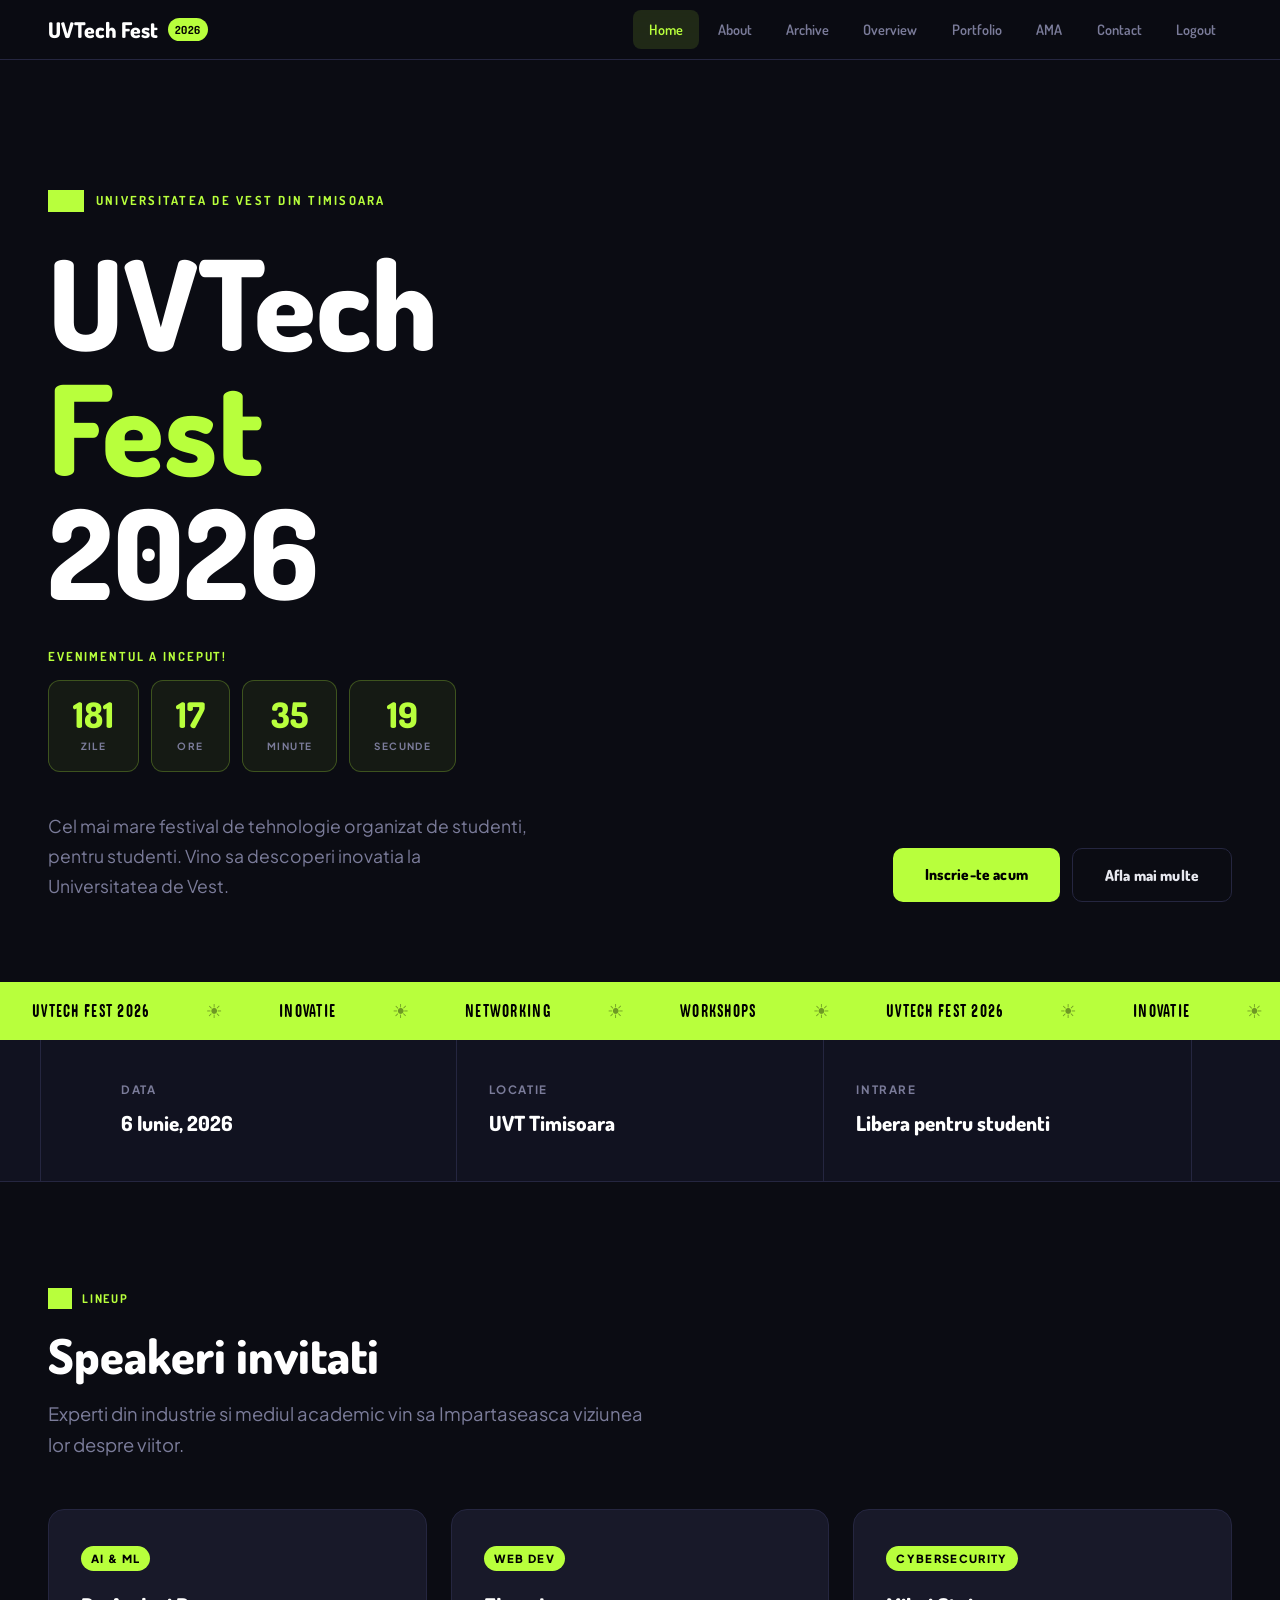
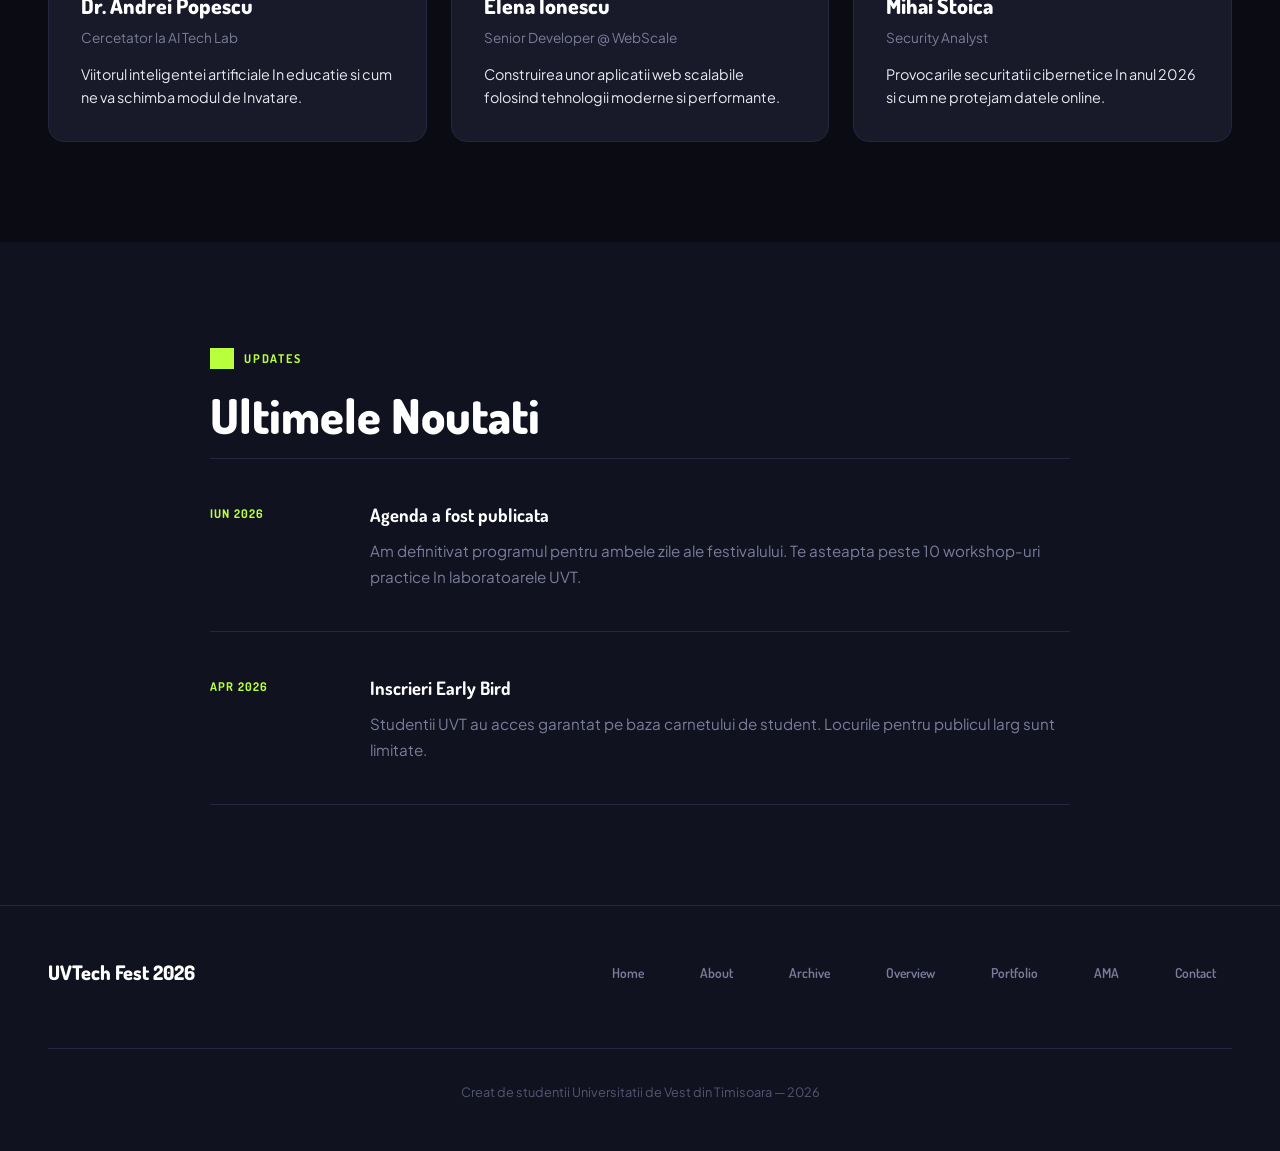
<file: index.html>
<!DOCTYPE html>
<html lang="ro">
<head>
  <meta charset="UTF-8">
  <meta name="viewport" content="width=device-width, initial-scale=1.0">
  <meta name="description" content="landing page for UVTech">
  <title>UVTech Fest 2026 — Universitatea de Vest din Timisoara</title>
  <link rel="stylesheet" href="styles/styles2.css">
</head>
<body>

  <a href="#main-content" class="skip-link">Sari la continut</a>

  <header>
    <a href="index.html" class="site-brand">
      <span class="brand-name">UVTech Fest</span>
      <span class="brand-year">2026</span>
    </a>
    <button class="nav-toggle" aria-label="Deschide meniu" aria-expanded="false" aria-controls="main-nav">
      <span class="nav-toggle-bar"></span>
      <span class="nav-toggle-bar"></span>
      <span class="nav-toggle-bar"></span>
    </button>
    <nav id="main-nav">
      <ul>
        <li><a href="index.html" aria-current="page">Home</a></li>
        <li><a href="about.html">About</a></li>
        <li><a href="archive.html">Archive</a></li>
        <li><a href="overview.html">Overview</a></li>
        <li><a href="portfolio.html">Portfolio</a></li>
        <li><a href="chatbot.html">AMA</a></li>
        <li><a href="contact.html">Contact</a></li>
        <li><a href="auth.html" class="nav-logout">Logout</a></li>
      </ul>
    </nav>
  </header>

  <main id="main-content">

    <section class="hero">
      <div class="hero-inner">
        <p class="hero-eyebrow">Universitatea de Vest din Timisoara</p>
        <h1 class="hero-title">
          UVTech<br><span class="accent">Fest</span><br>2026
        </h1>
        
        <div class="countdown" id="countdown" role="timer" aria-label="Timp ramas pana la UVTech Fest 2026">
          <div class="countdown-item">
            <span class="countdown-num" id="cd-days">--</span>
            <span class="countdown-label" aria-hidden="true">Zile</span>
          </div>
          <div class="countdown-item">
            <span class="countdown-num" id="cd-hours">--</span>
            <span class="countdown-label" aria-hidden="true">Ore</span>
          </div>
          <div class="countdown-item">
            <span class="countdown-num" id="cd-mins">--</span>
            <span class="countdown-label" aria-hidden="true">Minute</span>
          </div>
          <div class="countdown-item">
            <span class="countdown-num" id="cd-secs">--</span>
            <span class="countdown-label" aria-hidden="true">Secunde</span>
          </div>
        </div>

        <div class="hero-bottom">
          <div class="hero-description">
            <p>Cel mai mare festival de tehnologie organizat de studenti, pentru studenti. Vino sa descoperi inovatia la Universitatea de Vest.</p>
          </div>
          <div class="hero-cta">
            <a href="contact.html" class="btn btn-primary">Inscrie-te acum</a>
            <a href="about.html" class="btn btn-outline">Afla mai multe</a>
          </div>
        </div>
      </div>
    </section>

    <div class="animation-bar">
      <div class="animation-track">
        <span class="animation-item">UVTech Fest 2026 </span>
        <span class="animation-dot">&#9728;</span>
        <span class="animation-item">Inovatie </span>
        <span class="animation-dot">&#9728;</span>
        <span class="animation-item">Networking </span>
        <span class="animation-dot">&#9728;</span>
        <span class="animation-item">Workshops </span>
        <span class="animation-dot">&#9728;</span>
        <span class="animation-item">UVTech Fest 2026 </span>
        <span class="animation-dot">&#9728;</span>
        <span class="animation-item">Inovatie </span>
        <span class="animation-dot">&#9728;</span>
        <span class="animation-item">Networking </span>
        <span class="animation-dot">&#9728;</span>
        <span class="animation-item">Workshops </span>
        
        <span class="animation-dot">&#9728;</span>
        <span class="animation-item">Inovatie </span>
        <span class="animation-dot">&#9728;</span>
        <span class="animation-item">Networking </span>
        <span class="animation-dot">&#9728;</span>
        <span class="animation-item">Workshops </span>
        <span class="animation-dot">&#9728;</span>
        <span class="animation-item">UVTech Fest 2026 </span>
        <span class="animation-dot">&#9728;</span>
        <span class="animation-item">Inovatie </span>
        <span class="animation-dot">&#9728;</span>
        <span class="animation-item">Networking </span>
        <span class="animation-dot">&#9728;</span>
        <span class="animation-item">Workshops </span>
        
        <span class="animation-dot">&#9728;</span>
        <span class="animation-item">Inovatie </span>
        <span class="animation-dot">&#9728;</span>
        <span class="animation-item">Networking </span>
        <span class="animation-dot">&#9728;</span>
        <span class="animation-item">Workshops </span>
        <span class="animation-dot">&#9728;</span>
        <span class="animation-item">UVTech Fest 2026 </span>
        <span class="animation-dot">&#9728;</span>
        <span class="animation-item">Inovatie </span>
        <span class="animation-dot">&#9728;</span>
        <span class="animation-item">Networking </span>
        <span class="animation-dot">&#9728;</span>
        <span class="animation-item">Workshops </span>
      </div>
    </div>

    <section class="meta-strip">
      <div class="meta-strip-inner">
        <div class="meta-item">
          <span class="meta-label">Data</span>
          <span class="meta-value">6 Iunie, 2026</span>
        </div>
        <div class="meta-item">
          <span class="meta-label">Locatie</span>
          <span class="meta-value">UVT Timisoara</span>
        </div>
        <div class="meta-item">
          <span class="meta-label">Intrare</span>
          <span class="meta-value">Libera pentru studenti</span>
        </div>
      </div>
    </section>

    <section class="section">
      <div class="section-inner">
        <p class="eyebrow">Lineup</p>
        <h2>Speakeri invitati</h2>
        <p class="section-lead">Experti din industrie si mediul academic vin sa Impartaseasca viziunea lor despre viitor.</p>

        <ul class="speaker-grid">
          <li class="speaker-card">
            <span class="speaker-track">AI & ML</span>
            <h3 class="speaker-name">Dr. Andrei Popescu</h3>
            <p class="speaker-role">Cercetator la AI Tech Lab</p>
            <p class="speaker-topic">Viitorul inteligentei artificiale In educatie si cum ne va schimba modul de Invatare.</p>
          </li>
          <li class="speaker-card">
            <span class="speaker-track">Web Dev</span>
            <h3 class="speaker-name">Elena Ionescu</h3>
            <p class="speaker-role">Senior Developer @ WebScale</p>
            <p class="speaker-topic">Construirea unor aplicatii web scalabile folosind tehnologii moderne si performante.</p>
          </li>
          <li class="speaker-card">
            <span class="speaker-track">Cybersecurity</span>
            <h3 class="speaker-name">Mihai Stoica</h3>
            <p class="speaker-role">Security Analyst</p>
            <p class="speaker-topic">Provocarile securitatii cibernetice In anul 2026 si cum ne protejam datele online.</p>
          </li>
        </ul>
      </div>
    </section>

    <section class="section section--alt">
      <div class="section-inner--narrow">
        <p class="eyebrow">Updates</p>
        <h2>Ultimele Noutati</h2>
        
        <ul class="updates-list">
          <li class="update-item">
            <span class="update-date">Iun 2026</span>
            <div class="update-body">
              <h3>Agenda a fost publicata</h3>
              <p>Am definitivat programul pentru ambele zile ale festivalului. Te asteapta peste 10 workshop-uri practice In laboratoarele UVT.</p>
            </div>
          </li>
          <li class="update-item">
            <span class="update-date">Apr 2026</span>
            <div class="update-body">
              <h3>Inscrieri Early Bird</h3>
              <p>Studentii UVT au acces garantat pe baza carnetului de student. Locurile pentru publicul larg sunt limitate.</p>
            </div>
          </li>
        </ul>
      </div>
    </section>

  </main>

<footer>
    <div class="footer-inner">
      <span class="footer-brand">UVTech Fest 2026</span>
      <nav class="footer-links">
        <a href="index.html">Home</a>
        <a href="about.html">About</a>
        <a href="archive.html">Archive</a>
        <a href="overview.html">Overview</a>
        <a href="portfolio.html">Portfolio</a>
        <a href="chatbot.html">AMA</a>
        <a href="contact.html">Contact</a>
      </nav>
      <p class="footer-copy">
        Creat de studentii Universitatii de Vest din Timisoara — 2026
      </p>
    </div>
  </footer>

  <script src="scripts/countdown.js"></script>
  <script src="scripts/nav.js"></script>
</body>
</html>
</file>
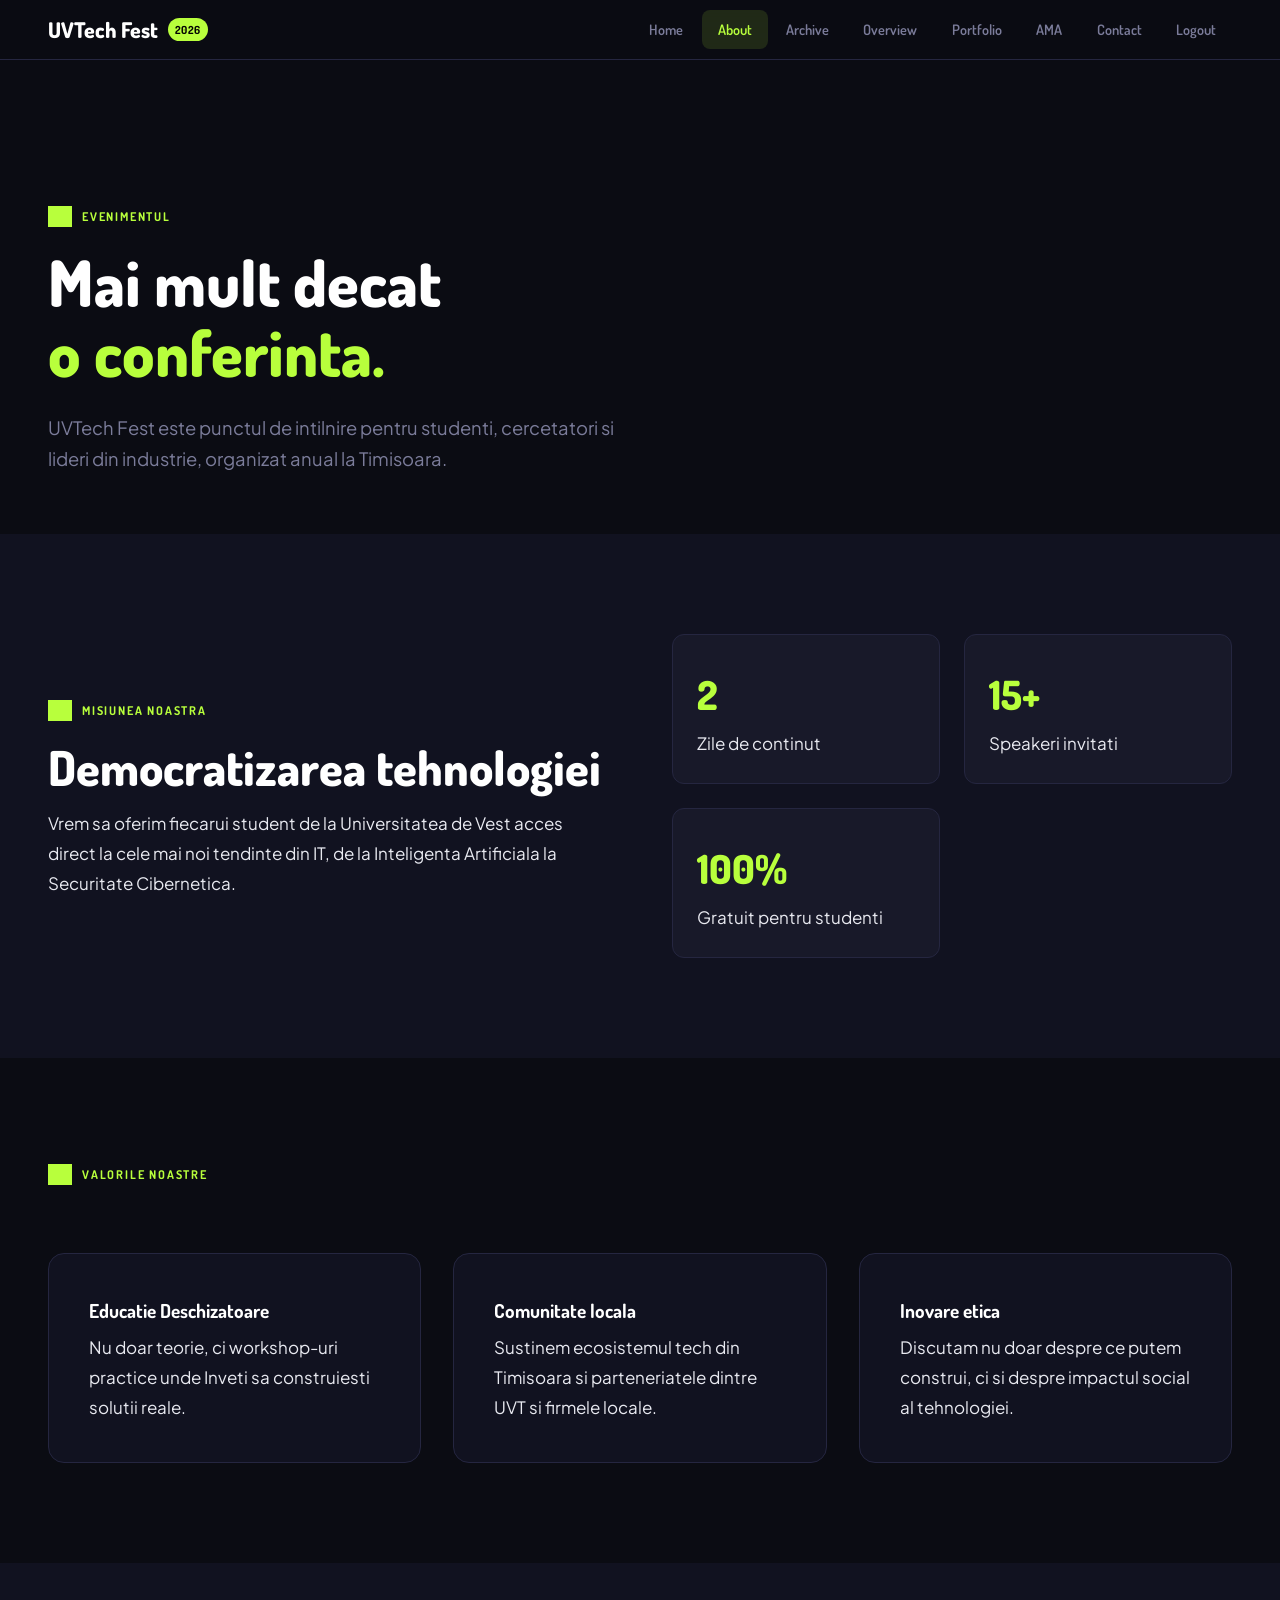
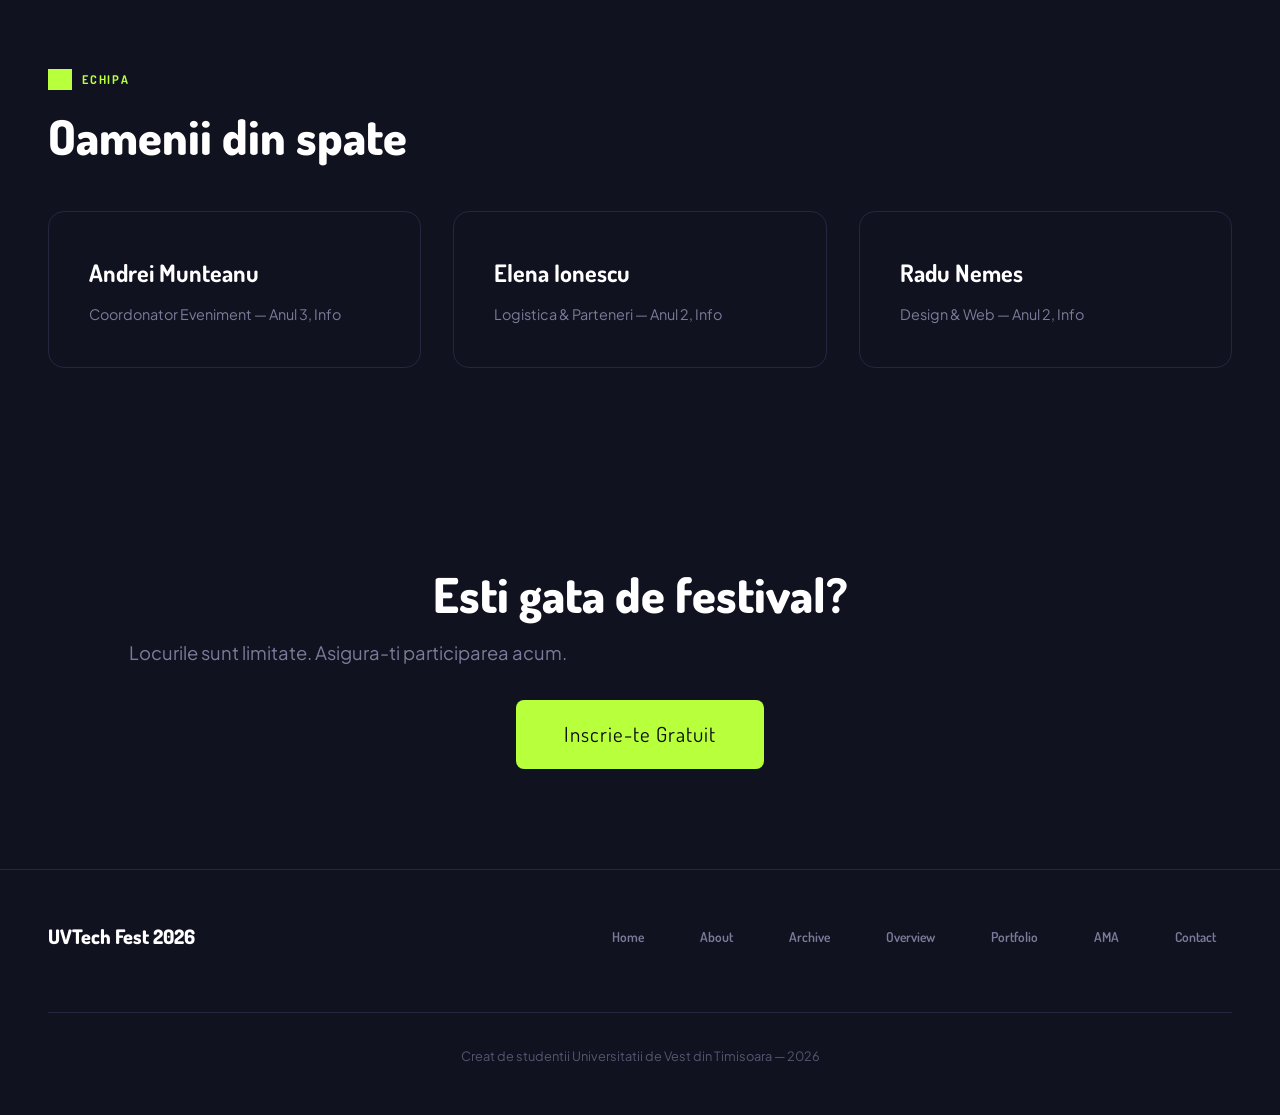
<file: about.html>
<!DOCTYPE html>
<html lang="ro">
<head>
  <meta charset="UTF-8">
  <meta name="viewport" content="width=device-width, initial-scale=1.0">
  <title>Despre — UVTech Fest 2026</title>
  <link rel="stylesheet" href="styles/styles2.css">
</head>
<body>

  <a href="#main-content" class="skip-link">Sari la continut</a>

  <header>
    <a href="index.html" class="site-brand">
      <span class="brand-name">UVTech Fest</span>
      <span class="brand-year">2026</span>
    </a>
    <button class="nav-toggle" aria-label="Deschide meniu" aria-expanded="false" aria-controls="main-nav">
      <span class="nav-toggle-bar"></span>
      <span class="nav-toggle-bar"></span>
      <span class="nav-toggle-bar"></span>
    </button>
    <nav id="main-nav">
      <ul>
        <li><a href="index.html">Home</a></li>
        <li><a href="about.html" aria-current="page">About</a></li>
        <li><a href="archive.html">Archive</a></li>
        <li><a href="overview.html">Overview</a></li>
        <li><a href="portfolio.html">Portfolio</a></li>
        <li><a href="chatbot.html">AMA</a></li>
        <li><a href="contact.html">Contact</a></li>
        <li><a href="auth.html" class="nav-logout">Logout</a></li>
      </ul>
    </nav>
  </header>

  <main id="main-content">

    <section class="section" style="padding-top: 140px; padding-bottom: 60px;">
      <div class="section-inner">
        <p class="eyebrow">Evenimentul</p>
        <h1 class="page-hero-title" style="margin-bottom: 1.5rem; line-height: 1.1;">Mai mult decat<br><span style="color: #b8ff3c;">o conferinta.</span></h1>
        <p class="section-lead">UVTech Fest este punctul de intilnire pentru studenti, cercetatori si lideri din industrie, organizat anual la Timisoara.</p>
      </div>
    </section>

    <section class="section section--alt">
      <div class="section-inner">
        <div class="grid-two-cols">
          <div>
            <p class="eyebrow">Misiunea noastra</p>
            <h2>Democratizarea tehnologiei</h2>
            <p>Vrem sa oferim fiecarui student de la Universitatea de Vest acces direct la cele mai noi tendinte din IT, de la Inteligenta Artificiala la Securitate Cibernetica.</p>
          </div>
          <div class="stats-grid">
            <div class="stat">
              <span class="stat-num">2</span>
              <span class="stat-desc">Zile de continut</span>
            </div>
            <div class="stat">
              <span class="stat-num">15+</span>
              <span class="stat-desc">Speakeri invitati</span>
            </div>
            <div class="stat">
              <span class="stat-num">100%</span>
              <span class="stat-desc">Gratuit pentru studenti</span>
            </div>
          </div>
        </div>
      </div>
    </section>

    <section class="section">
      <div class="section-inner">
        <p class="eyebrow">Valorile noastre</p>
        <div class="values-grid">
          <div class="value-card">
            <h3>Educatie Deschizatoare</h3>
            <p>Nu doar teorie, ci workshop-uri practice unde Inveti sa construiesti solutii reale.</p>
          </div>
          <div class="value-card">
            <h3>Comunitate locala</h3>
            <p>Sustinem ecosistemul tech din Timisoara si parteneriatele dintre UVT si firmele locale.</p>
          </div>
          <div class="value-card">
            <h3>Inovare etica</h3>
            <p>Discutam nu doar despre ce putem construi, ci si despre impactul social al tehnologiei.</p>
          </div>
        </div>
      </div>
    </section>

    <section class="section section--alt">
      <div class="section-inner">
        <p class="eyebrow">Echipa</p>
        <h2>Oamenii din spate</h2>
        <div class="team-grid">
          <div class="team-card">
            <h3>Andrei Munteanu</h3>
            <p class="team-role">Coordonator Eveniment — Anul 3, Info</p>
          </div>
          <div class="team-card">
            <h3>Elena Ionescu</h3>
            <p class="team-role">Logistica &amp; Parteneri — Anul 2, Info</p>
          </div>
          <div class="team-card">
            <h3>Radu Nemes</h3>
            <p class="team-role">Design &amp; Web — Anul 2, Info</p>
          </div>
        </div>
      </div>
    </section>

    <section class="section" style="text-align: center; background: #111220;">
      <div class="section-inner">
        <h2>Esti gata de festival?</h2>
        <p class="section-lead" style="margin-bottom: 2rem;">Locurile sunt limitate. Asigura-ti participarea acum.</p>
        <a href="contact.html" class="btn-submit" style="text-decoration: none;">Inscrie-te Gratuit</a>
      </div>
    </section>

  </main>
  
<footer>
    <div class="footer-inner">
      <span class="footer-brand">UVTech Fest 2026</span>
      <nav class="footer-links">
        <a href="index.html">Home</a>
        <a href="about.html">About</a>
        <a href="archive.html">Archive</a>
        <a href="overview.html">Overview</a>
        <a href="portfolio.html">Portfolio</a>
        <a href="chatbot.html">AMA</a>
        <a href="contact.html">Contact</a>
      </nav>
      <p class="footer-copy">
        Creat de studentii Universitatii de Vest din Timisoara — 2026
      </p>
    </div>
  </footer>
  <script src="scripts/nav.js"></script>

</body>
</html>
</file>
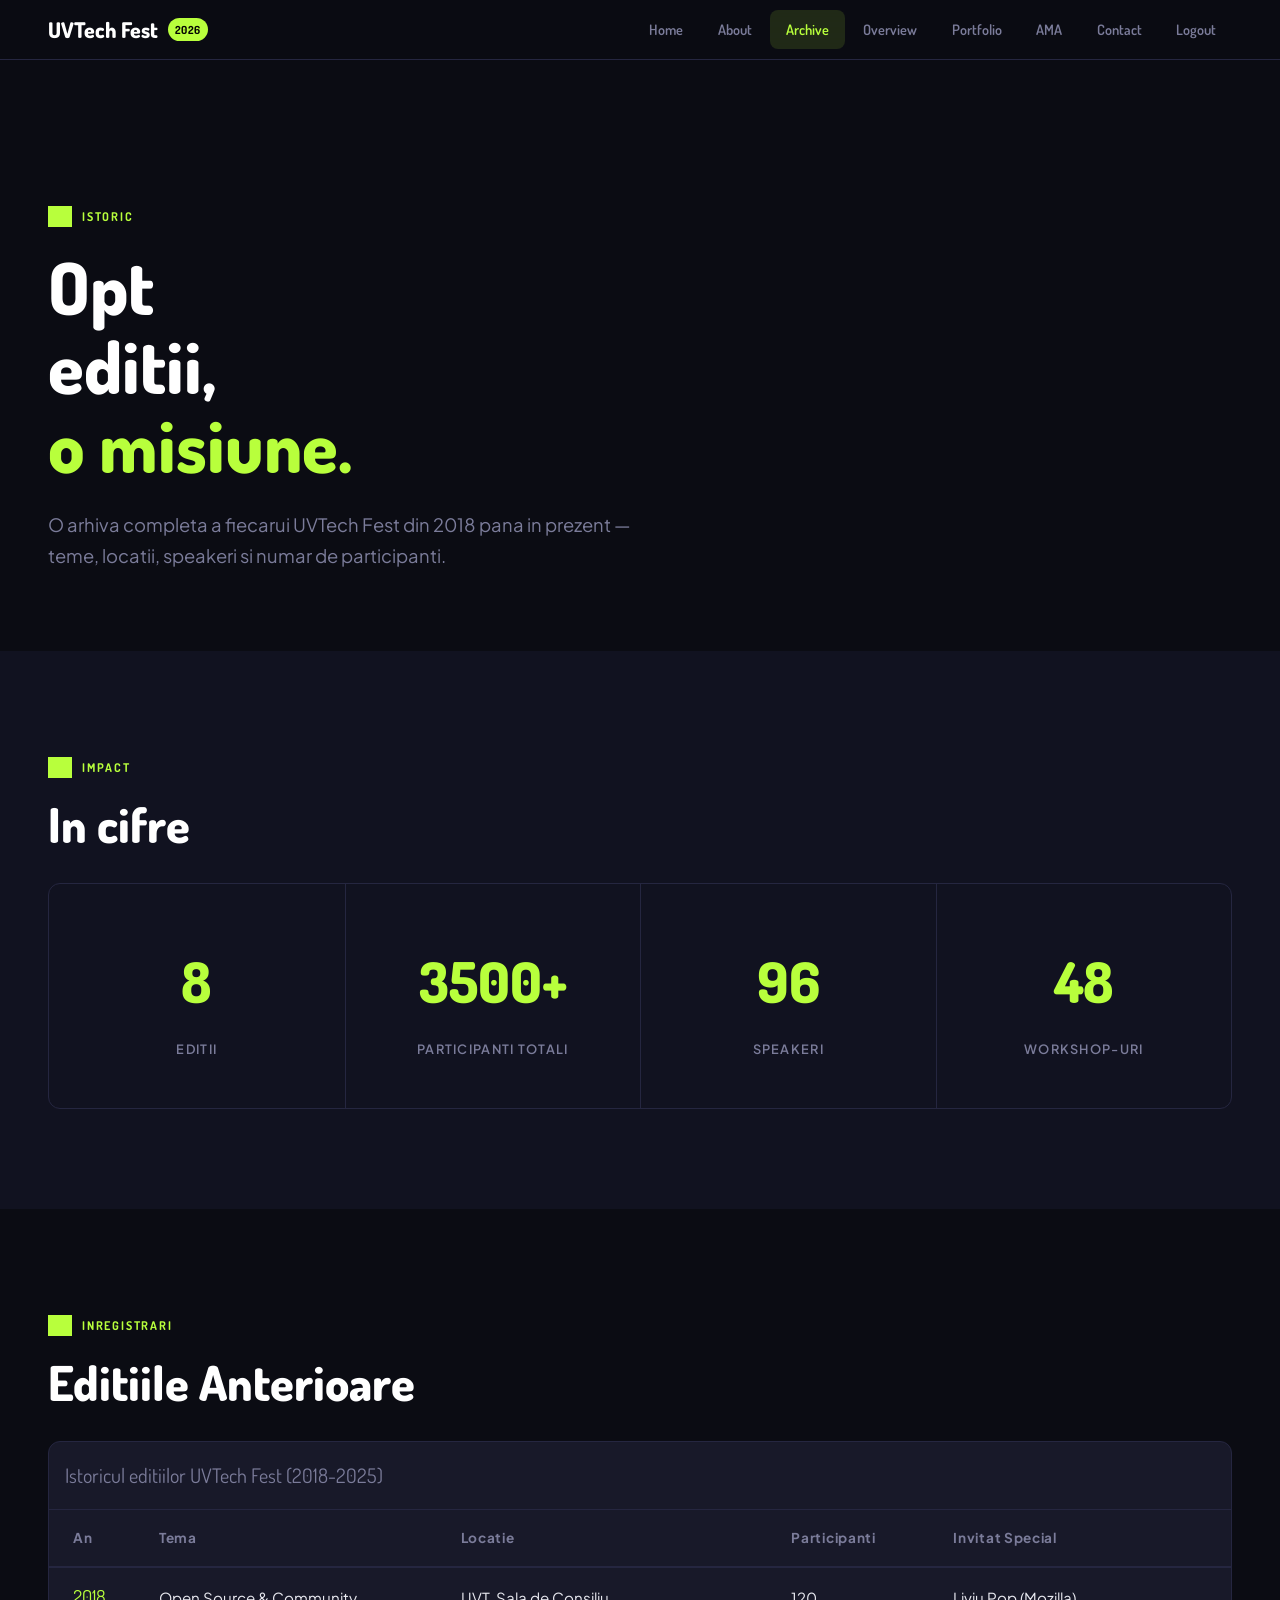
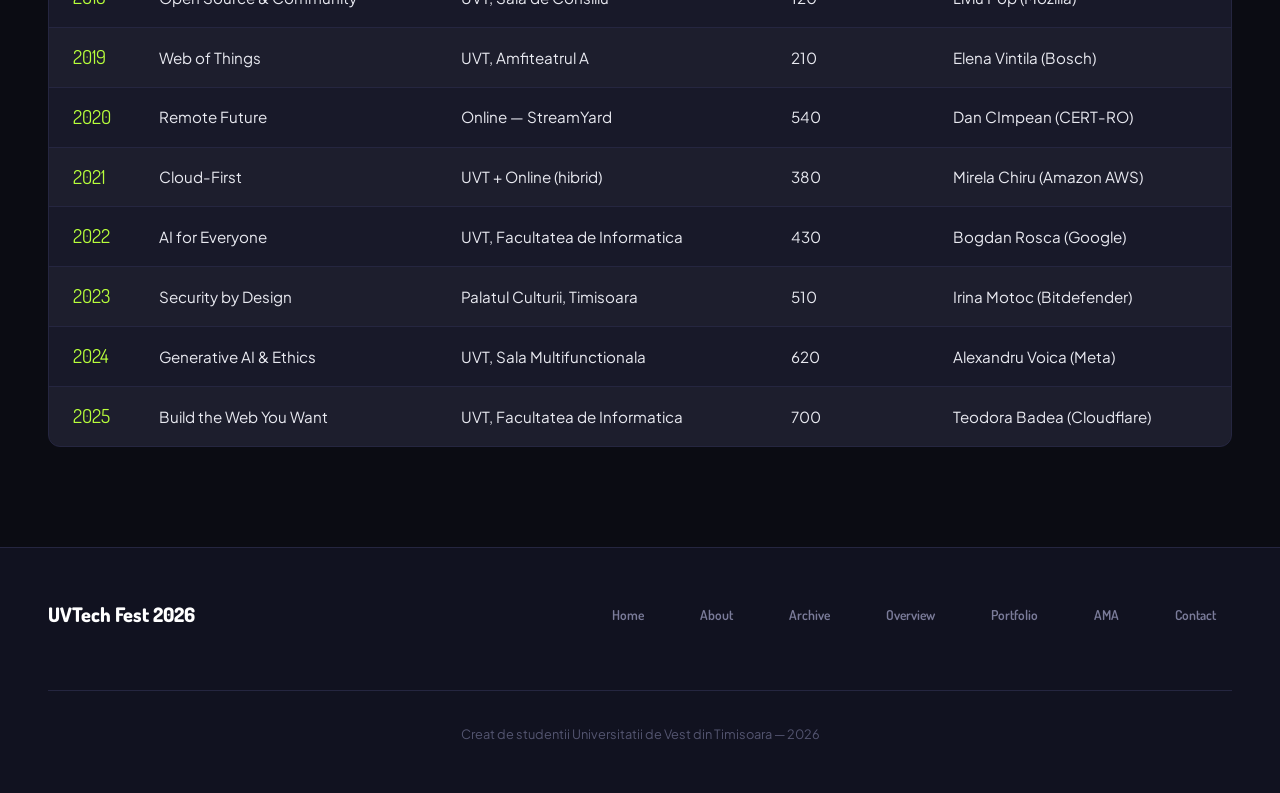
<file: archive.html>
<!DOCTYPE html>
<html lang="ro">
<head>
  <meta charset="UTF-8">
  <meta name="viewport" content="width=device-width, initial-scale=1.0">
  <title>Arhiva — UVTech Fest 2026</title>
  <link rel="stylesheet" href="styles/styles2.css">
</head>
<body>

  <a href="#main-content" class="skip-link">Sari la continut</a>

  <header>
    <a href="index.html" class="site-brand">
      <span class="brand-name">UVTech Fest</span>
      <span class="brand-year">2026</span>
    </a>
    <button class="nav-toggle" aria-label="Deschide meniu" aria-expanded="false" aria-controls="main-nav">
      <span class="nav-toggle-bar"></span>
      <span class="nav-toggle-bar"></span>
      <span class="nav-toggle-bar"></span>
    </button>
    <nav id="main-nav">
      <ul>
        <li><a href="index.html">Home</a></li>
        <li><a href="about.html">About</a></li>
        <li><a href="archive.html" aria-current="page">Archive</a></li>
        <li><a href="overview.html">Overview</a></li>
        <li><a href="portfolio.html">Portfolio</a></li>
        <li><a href="chatbot.html">AMA</a></li>
        <li><a href="contact.html">Contact</a></li>
        <li><a href="auth.html" class="nav-logout">Logout</a></li>
      </ul>
    </nav>
  </header>

  <main id="main-content">

    <section class="section" style="padding-top: 140px; padding-bottom: 80px;">
      <div class="section-inner">
        <p class="eyebrow">Istoric</p>
        <h1 style="font-size: 4.5rem; margin-bottom: 1.5rem; line-height: 1.1;">Opt<br>editii,<br><span style="color: #b8ff3c;">o misiune.</span></h1>
        <p class="section-lead">O arhiva completa a fiecarui UVTech Fest din 2018 pana in prezent — teme, locatii, speakeri si numar de participanti.</p>
      </div>
    </section>

    <section class="section section--alt">
      <div class="section-inner">
        <p class="eyebrow">Impact</p>
        <h2>In cifre</h2>
        
        <div class="stats-strip" style="margin-top: 2rem;">
          <div class="stat">
            <span class="stat-num">8</span>
            <span class="stat-desc">Editii</span>
          </div>
          <div class="stat">
            <span class="stat-num">3500+</span>
            <span class="stat-desc">Participanti totali</span>
          </div>
          <div class="stat">
            <span class="stat-num">96</span>
            <span class="stat-desc">Speakeri</span>
          </div>
          <div class="stat">
            <span class="stat-num">48</span>
            <span class="stat-desc">Workshop-uri</span>
          </div>
        </div>
      </div>
    </section>

    <section class="section">
      <div class="section-inner">
        <p class="eyebrow">Inregistrari</p>
        <h2>Editiile Anterioare</h2>
        
        <div class="table-wrapper">
          <table>
            <caption>Istoricul editiilor UVTech Fest (2018-2025)</caption>
            <thead>
              <tr>
                <th>An</th>
                <th>Tema</th>
                <th>Locatie</th>
                <th>Participanti</th>
                <th>Invitat Special</th>
              </tr>
            </thead>
            <tbody>
              <tr>
                <td class="td-year">2018</td>
                <td>Open Source &amp; Community</td>
                <td>UVT, Sala de Consiliu</td>
                <td>120</td>
                <td>Liviu Pop (Mozilla)</td>
              </tr>
              <tr>
                <td class="td-year">2019</td>
                <td>Web of Things</td>
                <td>UVT, Amfiteatrul A</td>
                <td>210</td>
                <td>Elena Vintila (Bosch)</td>
              </tr>
              <tr>
                <td class="td-year">2020</td>
                <td>Remote Future</td>
                <td>Online — StreamYard</td>
                <td>540</td>
                <td>Dan CImpean (CERT-RO)</td>
              </tr>
              <tr>
                <td class="td-year">2021</td>
                <td>Cloud-First</td>
                <td>UVT + Online (hibrid)</td>
                <td>380</td>
                <td>Mirela Chiru (Amazon AWS)</td>
              </tr>
              <tr>
                <td class="td-year">2022</td>
                <td>AI for Everyone</td>
                <td>UVT, Facultatea de Informatica</td>
                <td>430</td>
                <td>Bogdan Rosca (Google)</td>
              </tr>
              <tr>
                <td class="td-year">2023</td>
                <td>Security by Design</td>
                <td>Palatul Culturii, Timisoara</td>
                <td>510</td>
                <td>Irina Motoc (Bitdefender)</td>
              </tr>
              <tr>
                <td class="td-year">2024</td>
                <td>Generative AI &amp; Ethics</td>
                <td>UVT, Sala Multifunctionala</td>
                <td>620</td>
                <td>Alexandru Voica (Meta)</td>
              </tr>
              <tr>
                <td class="td-year">2025</td>
                <td>Build the Web You Want</td>
                <td>UVT, Facultatea de Informatica</td>
                <td>700</td>
                <td>Teodora Badea (Cloudflare)</td>
              </tr>
            </tbody>
          </table>
        </div>
      </div>
    </section>

  </main>
  
<footer>
    <div class="footer-inner">
      <span class="footer-brand">UVTech Fest 2026</span>
      <nav class="footer-links">
        <a href="index.html">Home</a>
        <a href="about.html">About</a>
        <a href="archive.html">Archive</a>
        <a href="overview.html">Overview</a>
        <a href="portfolio.html">Portfolio</a>
        <a href="chatbot.html">AMA</a>
        <a href="contact.html">Contact</a>
      </nav>
      <p class="footer-copy">
        Creat de studentii Universitatii de Vest din Timisoara — 2026
      </p>
    </div>
  </footer>
  <script src="scripts/nav.js"></script>

</body>
</html>
</file>
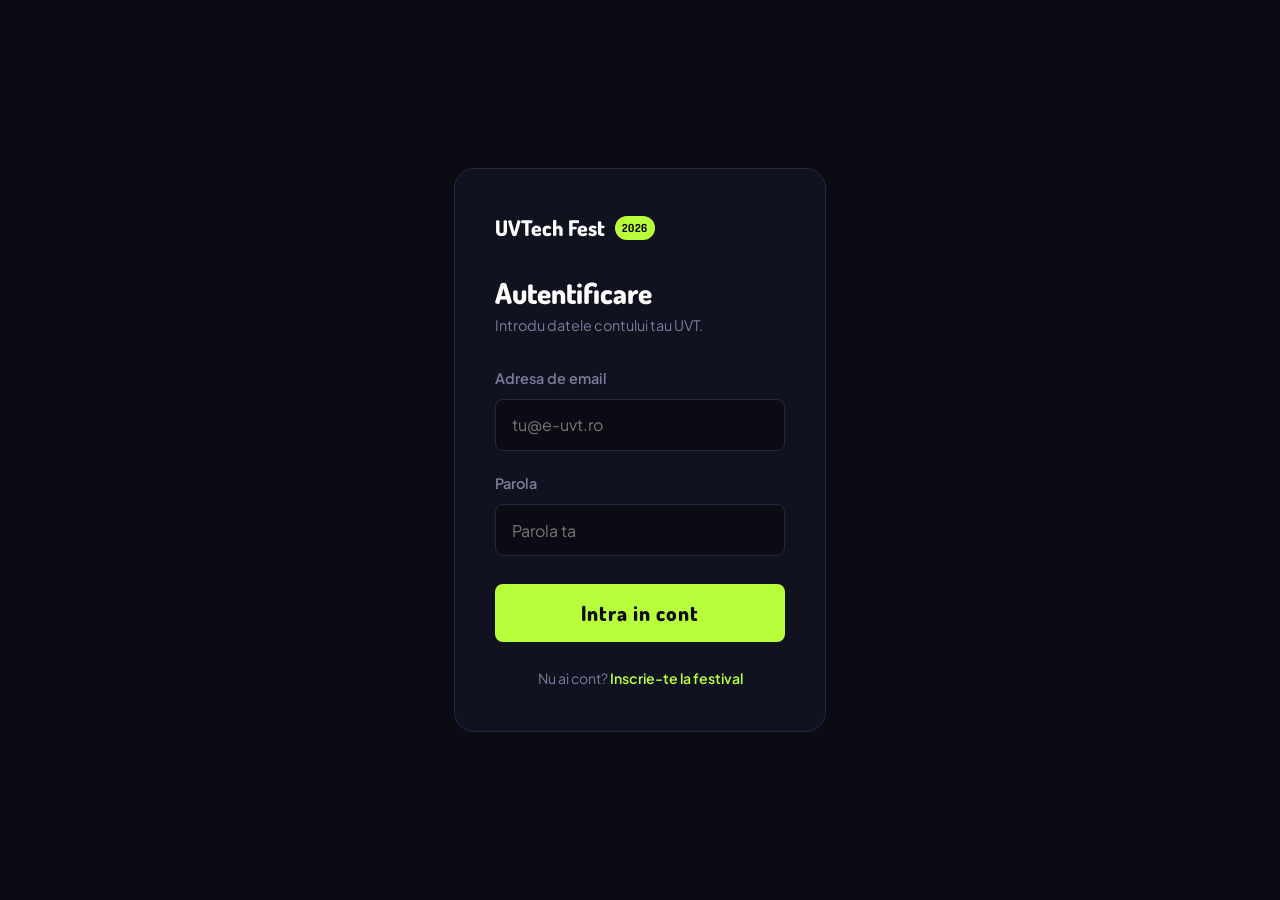
<file: auth.html>
<!DOCTYPE html>
<html lang="ro">
<head>
  <meta charset="UTF-8">
  <meta name="viewport" content="width=device-width, initial-scale=1.0">
  <title>Autentificare — UVTech Fest 2026</title>
  <link rel="stylesheet" href="styles/styles2.css">
  <link rel="stylesheet" href="styles/auth.css">
</head>
<body>

  <div class="auth-center">
    <div class="auth-form-wrap">

      <a href="index.html" class="auth-brand">
        <span class="brand-name">UVTech Fest</span>
        <span class="brand-year">2026</span>
      </a>

      <h1>Autentificare</h1>
      <p class="auth-sub">Introdu datele contului tau UVT.</p>

      <form action="index.html" method="get" class="auth-form">

        <div class="form-group">
          <label for="auth-email">Adresa de email</label>
          <input type="email" id="auth-email" name="email" required placeholder="tu@e-uvt.ro">
        </div>

        <div class="form-group">
          <label for="auth-password">Parola</label>
          <input type="password" id="auth-password" name="password" required placeholder="Parola ta">
        </div>

        <button type="submit" class="btn-auth">Intra in cont</button>

      </form>

      <p class="auth-switch">
        Nu ai cont? <a href="contact.html">Inscrie-te la festival</a>
      </p>

    </div>
  </div>

</body>
</html>
</file>
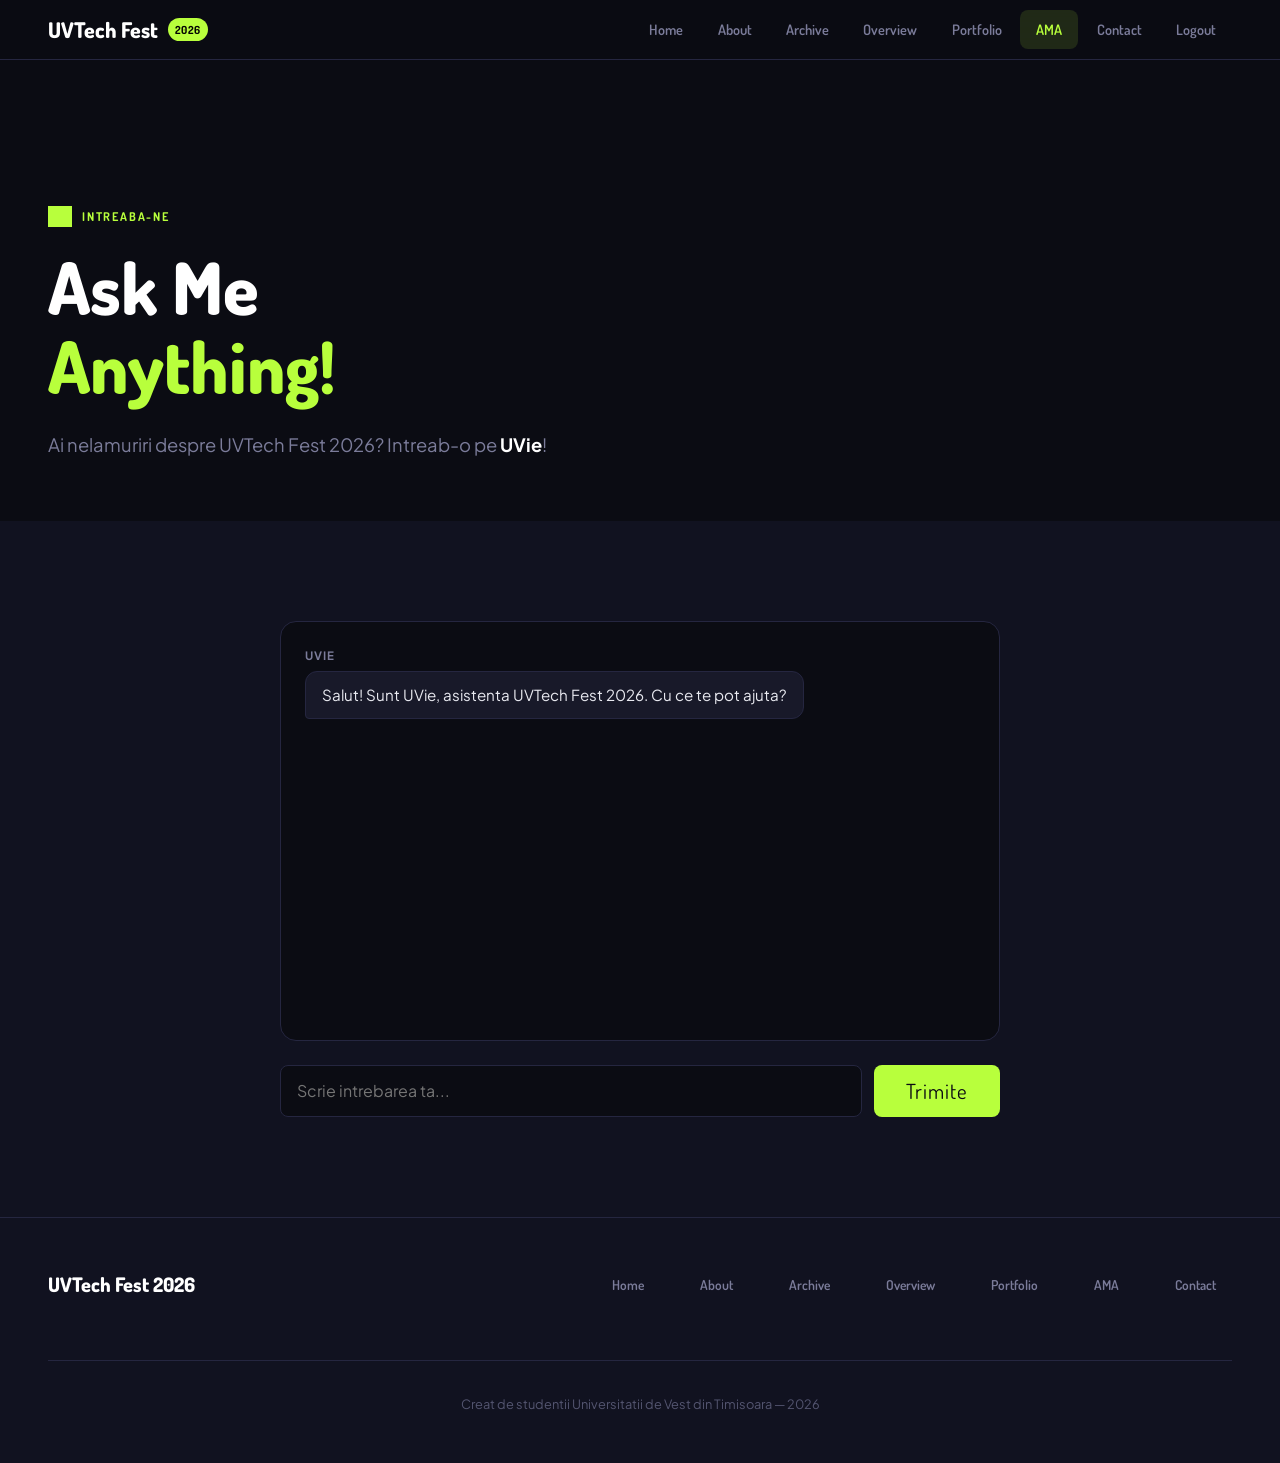
<file: chatbot.html>
<!DOCTYPE html>
<html lang="ro">
<head>
  <meta charset="UTF-8">
  <meta name="viewport" content="width=device-width, initial-scale=1.0">
  <title>AMA — UVTech Fest 2026</title>
  <link rel="stylesheet" href="styles/styles2.css">
  <link rel="stylesheet" href="styles/chatbot.css">
</head>
<body>
  <a href="#main-content" class="skip-link">Sari la continut</a>

  <header>
    <a href="index.html" class="site-brand">
      <span class="brand-name">UVTech Fest</span>
      <span class="brand-year">2026</span>
    </a>
    <button class="nav-toggle" aria-label="Deschide meniu" aria-expanded="false" aria-controls="main-nav">
      <span class="nav-toggle-bar"></span>
      <span class="nav-toggle-bar"></span>
      <span class="nav-toggle-bar"></span>
    </button>
    <nav id="main-nav">
      <ul>
        <li><a href="index.html">Home</a></li>
        <li><a href="about.html">About</a></li>
        <li><a href="archive.html">Archive</a></li>
        <li><a href="overview.html">Overview</a></li>
        <li><a href="portfolio.html">Portfolio</a></li>
        <li><a href="chatbot.html" aria-current="page">AMA</a></li>
        <li><a href="contact.html">Contact</a></li>
        <li><a href="auth.html" class="nav-logout">Logout</a></li>
      </ul>
    </nav>
  </header>

  <main id="main-content">

    <section class="section" style="padding-top: 140px; padding-bottom: 60px;">
      <div class="section-inner">
        <p class="eyebrow">Intreaba-ne</p>
        <h1 style="font-size: 4.5rem; margin-bottom: 1.5rem; line-height: 1.1;">Ask Me<br><span style="color: #b8ff3c;">Anything!</span></h1>
        <p class="section-lead">Ai nelamuriri despre UVTech Fest 2026? Intreab-o pe <strong>UVie</strong>!</p>
      </div>
    </section>

    <section class="section section--alt">
      <div class="section-inner">
        <div class="chat-wrap">

          <div class="chat-container" id="chat-container"></div>

          <form id="chat-form" class="chat-form">
            <input type="text" id="user-input" placeholder="Scrie intrebarea ta..." autocomplete="off">
            <button type="submit" class="btn-auth">Trimite</button>
          </form>

        </div>
      </div>
    </section>

  </main>

  <footer>
    <div class="footer-inner">
      <span class="footer-brand">UVTech Fest 2026</span>
      <nav class="footer-links">
        <a href="index.html">Home</a>
        <a href="about.html">About</a>
        <a href="archive.html">Archive</a>
        <a href="overview.html">Overview</a>
        <a href="portfolio.html">Portfolio</a>
        <a href="chatbot.html">AMA</a>
        <a href="contact.html">Contact</a>
      </nav>
      <p class="footer-copy">
        Creat de studentii Universitatii de Vest din Timisoara — 2026
      </p>
    </div>
  </footer>

  <script src="scripts/chatbot.js"></script>
  <script src="scripts/nav.js"></script>
</body>
</html>
</file>
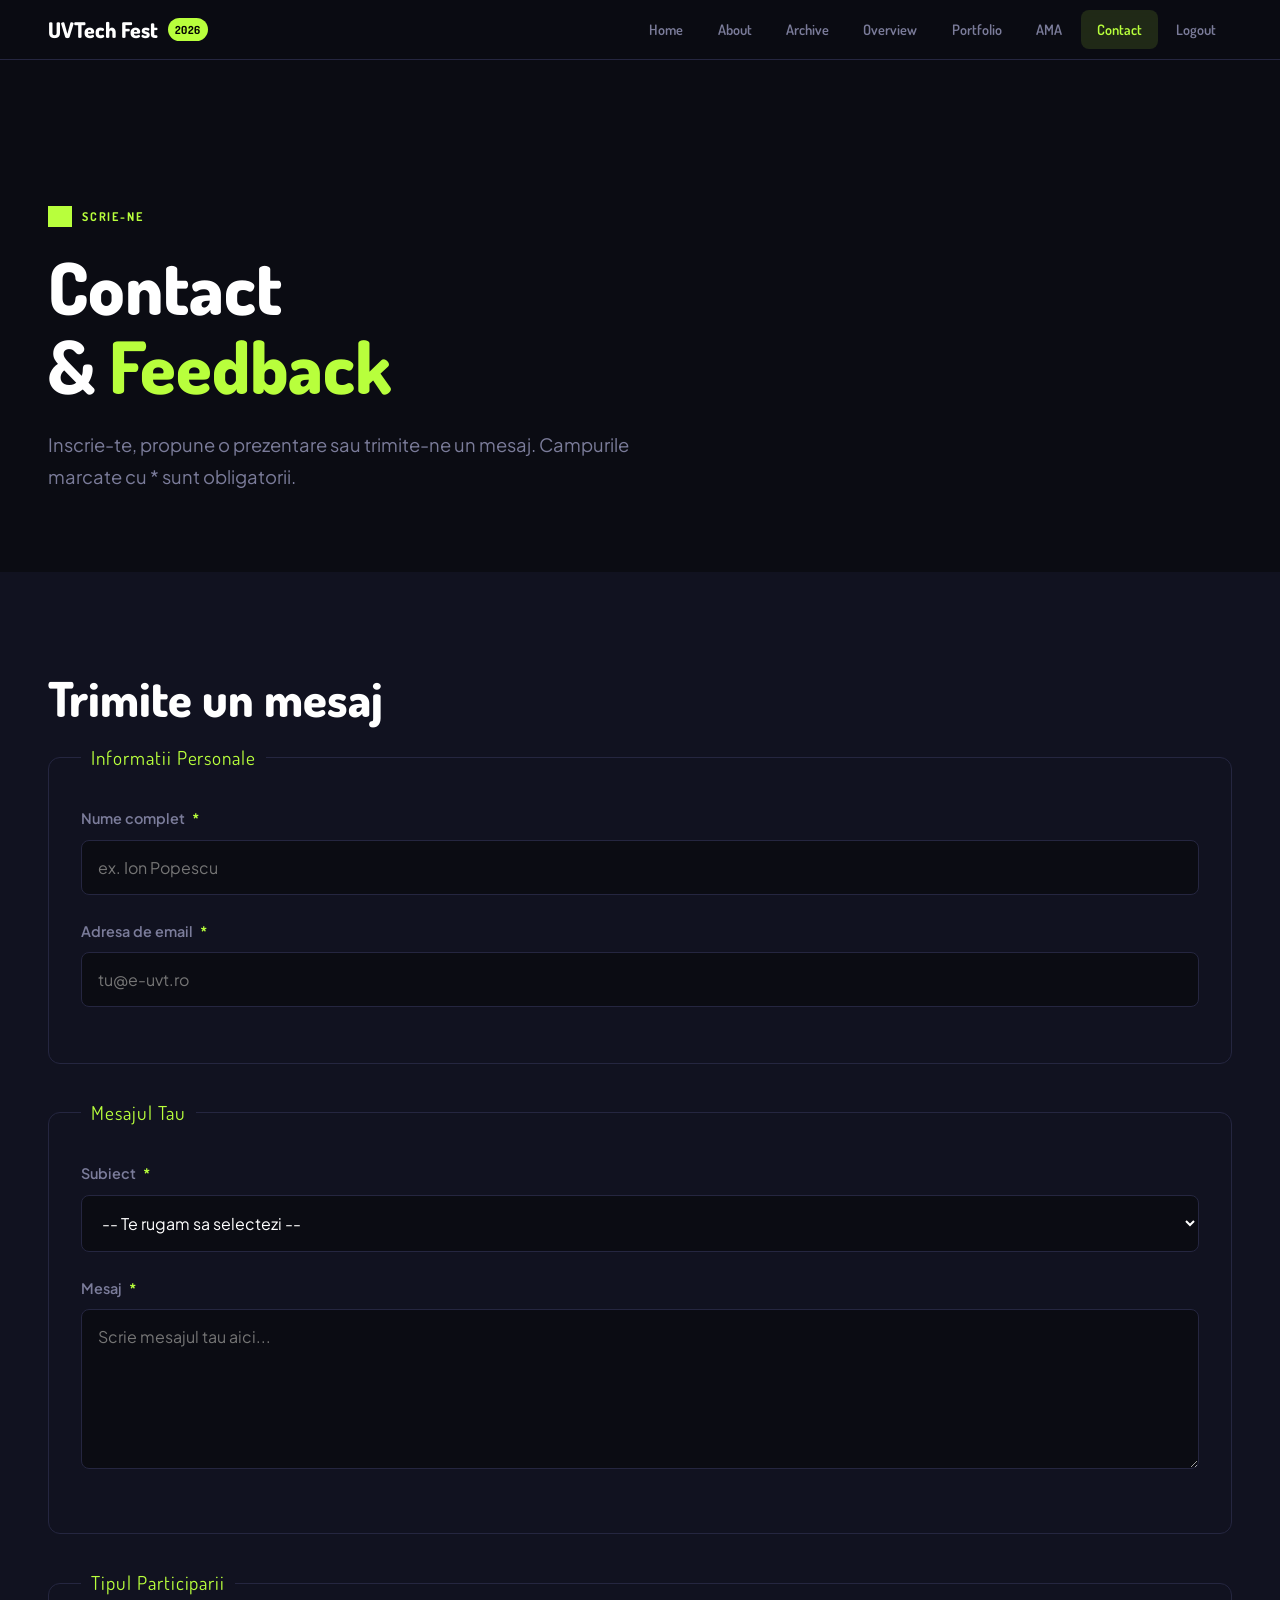
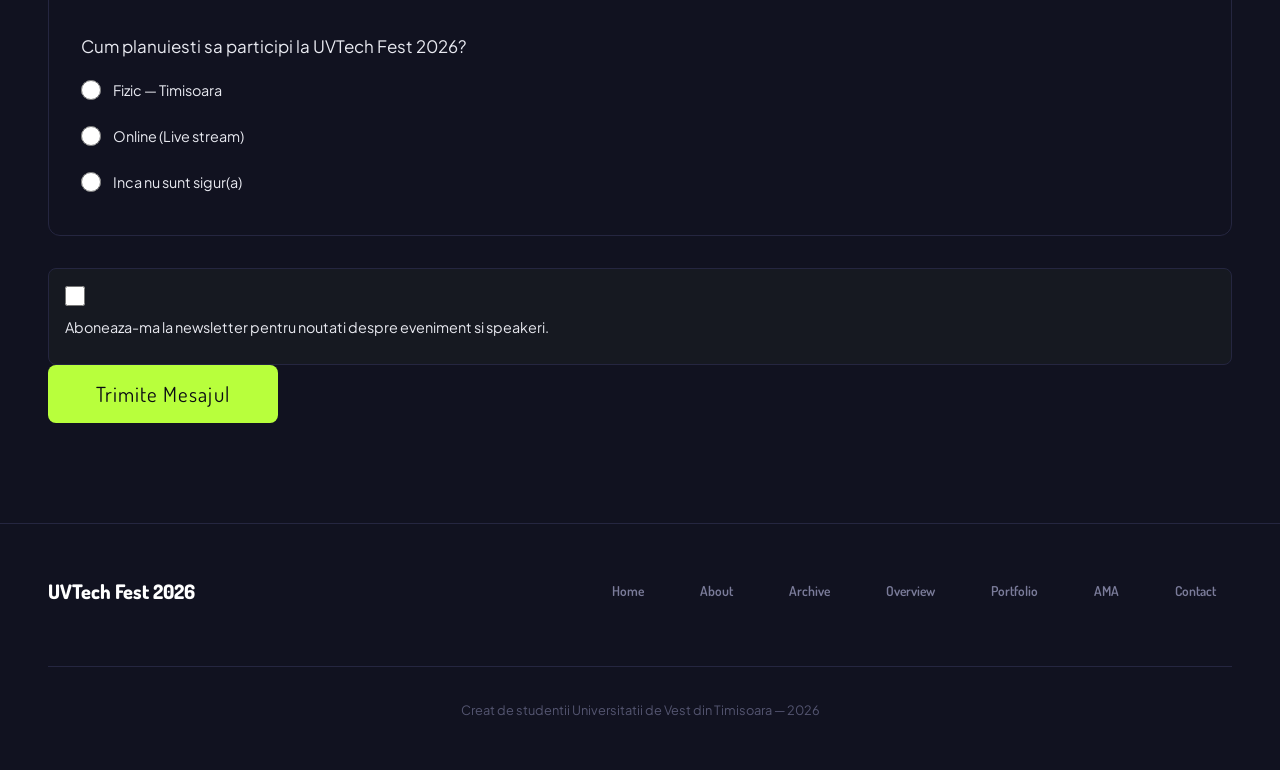
<file: contact.html>
<!DOCTYPE html>
<html lang="ro">
<head>
  <meta charset="UTF-8">
  <meta name="viewport" content="width=device-width, initial-scale=1.0">
  <title>Contact — UVTech Fest 2026</title>
  <link rel="stylesheet" href="styles/styles2.css">
</head>
<body>

  <a href="#main-content" class="skip-link">Sari la continut</a>

  <header>
    <a href="index.html" class="site-brand">
      <span class="brand-name">UVTech Fest</span>
      <span class="brand-year">2026</span>
    </a>
    <button class="nav-toggle" aria-label="Deschide meniu" aria-expanded="false" aria-controls="main-nav">
      <span class="nav-toggle-bar"></span>
      <span class="nav-toggle-bar"></span>
      <span class="nav-toggle-bar"></span>
    </button>
    <nav id="main-nav">
      <ul>
        <li><a href="index.html">Home</a></li>
        <li><a href="about.html">About</a></li>
        <li><a href="archive.html">Archive</a></li>
        <li><a href="overview.html">Overview</a></li>
        <li><a href="portfolio.html">Portfolio</a></li>
        <li><a href="chatbot.html">AMA</a></li>
        <li><a href="contact.html" aria-current="page">Contact</a></li>
        <li><a href="auth.html" class="nav-logout">Logout</a></li>
      </ul>
    </nav>
  </header>

  <main id="main-content">

    <section class="section" style="padding-top: 140px; padding-bottom: 80px;">
      <div class="section-inner">
        <p class="eyebrow">Scrie-ne</p>
        <h1 style="font-size: 4.5rem; margin-bottom: 1.5rem; line-height: 1.1;">Contact<br>&amp; <span style="color: #b8ff3c;">Feedback</span></h1>
        <p class="section-lead">Inscrie-te, propune o prezentare sau trimite-ne un mesaj. Campurile marcate cu * sunt obligatorii.</p>
      </div>
    </section>

    <section class="section section--alt">
      <div class="section-inner">
        <h2 style="margin-top:0;">Trimite un mesaj</h2>

        <form action="#" method="post" class="contact-form">

          <fieldset>
            <legend>Informatii Personale</legend>

            <div class="form-group">
              <label for="full-name">Nume complet <span class="req">*</span></label>
              <input type="text" id="full-name" name="full-name" required placeholder="ex. Ion Popescu">
            </div>

            <div class="form-group">
              <label for="email">Adresa de email <span class="req">*</span></label>
              <input type="email" id="email" name="email" required placeholder="tu@e-uvt.ro">
            </div>
          </fieldset>

          <fieldset>
            <legend>Mesajul Tau</legend>

            <div class="form-group">
              <label for="subject">Subiect <span class="req">*</span></label>
              <select id="subject" name="subject" required>
                <option value="">-- Te rugam sa selectezi --</option>
                <option value="registration">Inscriere la eveniment</option>
                <option value="proposal">Propunere prezentare / workshop</option>
                <option value="sponsorship">Sponsorizare</option>
                <option value="feedback">Feedback general</option>
                <option value="other">Altele</option>
              </select>
            </div>

            <div class="form-group">
              <label for="message">Mesaj <span class="req">*</span></label>
              <textarea id="message" name="message" rows="6" required placeholder="Scrie mesajul tau aici..."></textarea>
            </div>
          </fieldset>

          <fieldset>
            <legend>Tipul Participarii</legend>
            <p class="fieldset-hint">Cum planuiesti sa participi la UVTech Fest 2026?</p>
            
            <div class="radio-group">
              <label>
                <input type="radio" name="participation" value="in-person" required>
                Fizic — Timisoara
              </label>
              <label>
                <input type="radio" name="participation" value="online">
                Online (Live stream)
              </label>
              <label>
                <input type="radio" name="participation" value="not-sure">
                Inca nu sunt sigur(a)
              </label>
            </div>
          </fieldset>

          <div class="form-check">
            <input type="checkbox" id="newsletter" name="newsletter" value="yes">
            <label for="newsletter">Aboneaza-ma la newsletter pentru noutati despre eveniment si speakeri.</label>
          </div>

          <button type="submit" class="btn-submit">Trimite Mesajul</button>

        </form>
      </div>
    </section>

  </main>

<footer>
    <div class="footer-inner">
      <span class="footer-brand">UVTech Fest 2026</span>
      <nav class="footer-links">
        <a href="index.html">Home</a>
        <a href="about.html">About</a>
        <a href="archive.html">Archive</a>
        <a href="overview.html">Overview</a>
        <a href="portfolio.html">Portfolio</a>
        <a href="chatbot.html">AMA</a>
        <a href="contact.html">Contact</a>
      </nav>
      <p class="footer-copy">
        Creat de studentii Universitatii de Vest din Timisoara — 2026
      </p>
    </div>
  </footer>
  <script src="scripts/nav.js"></script>

</body>
</html>
</file>
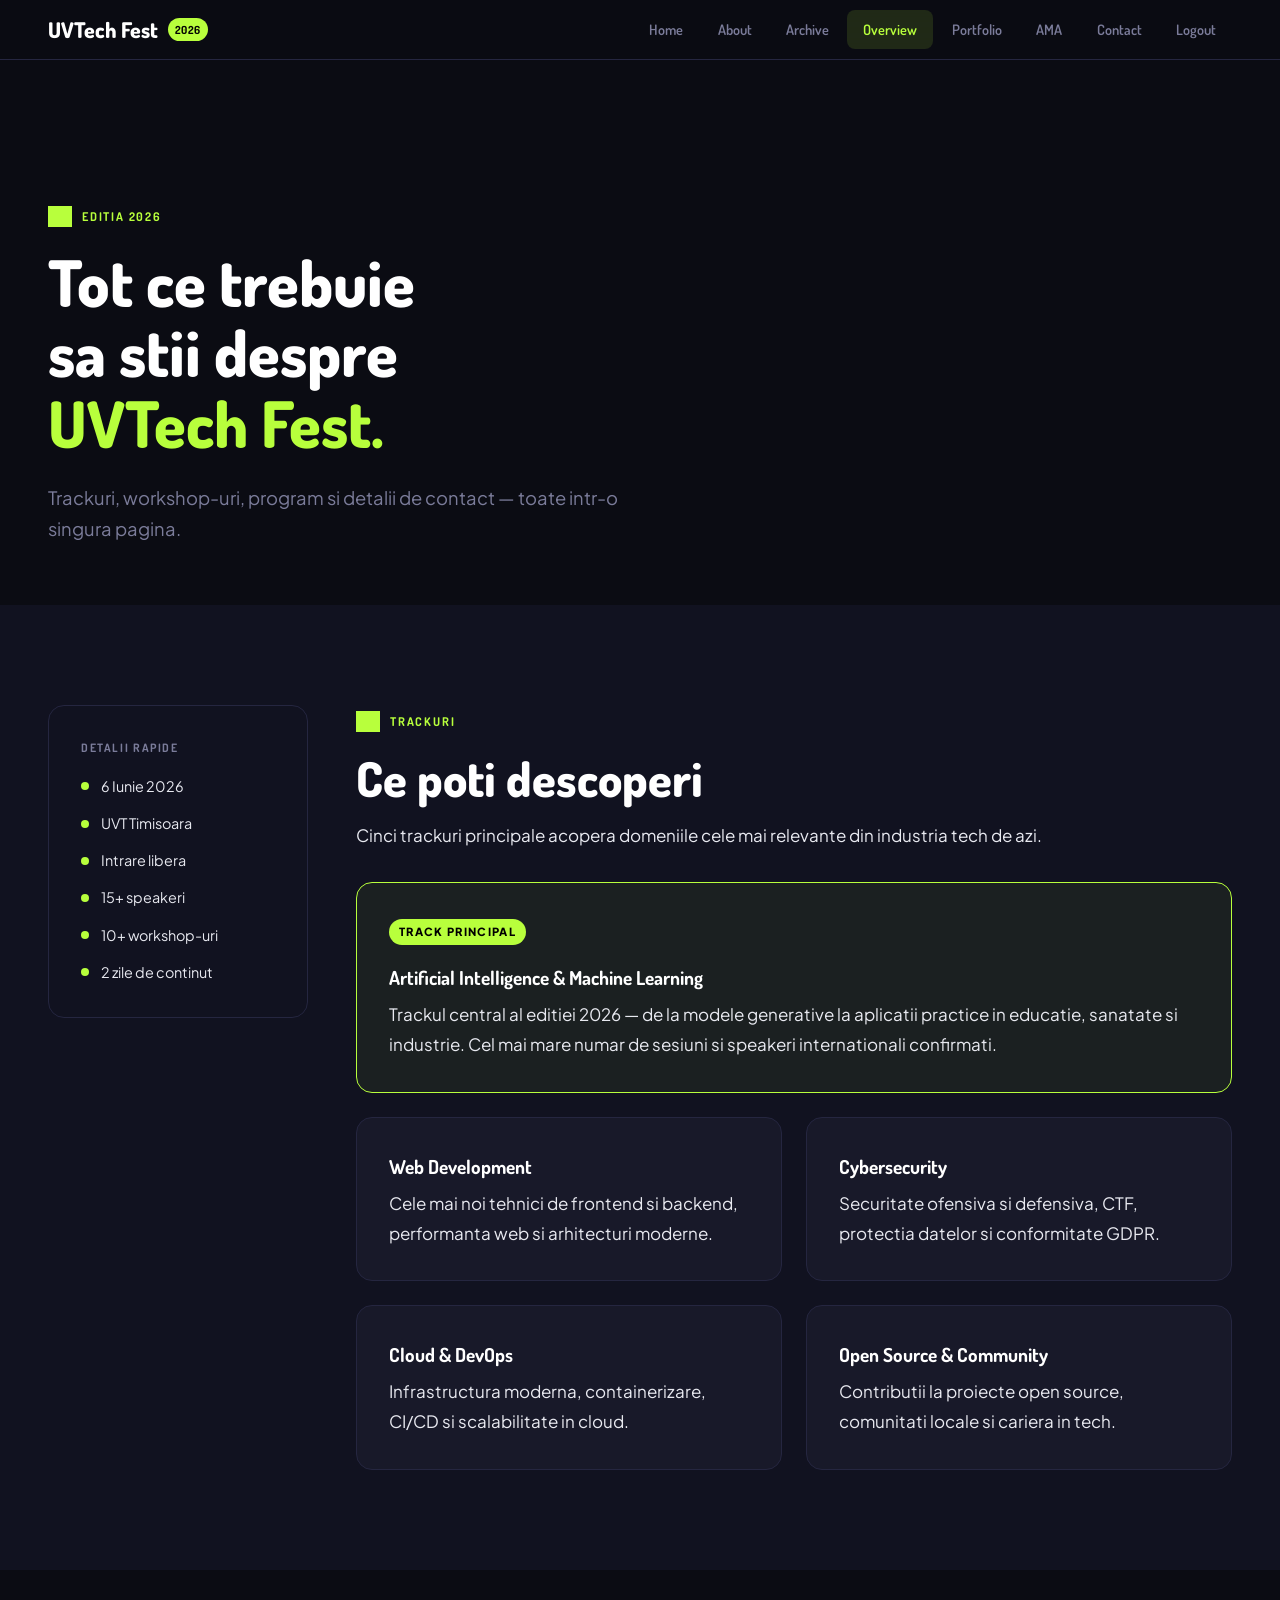
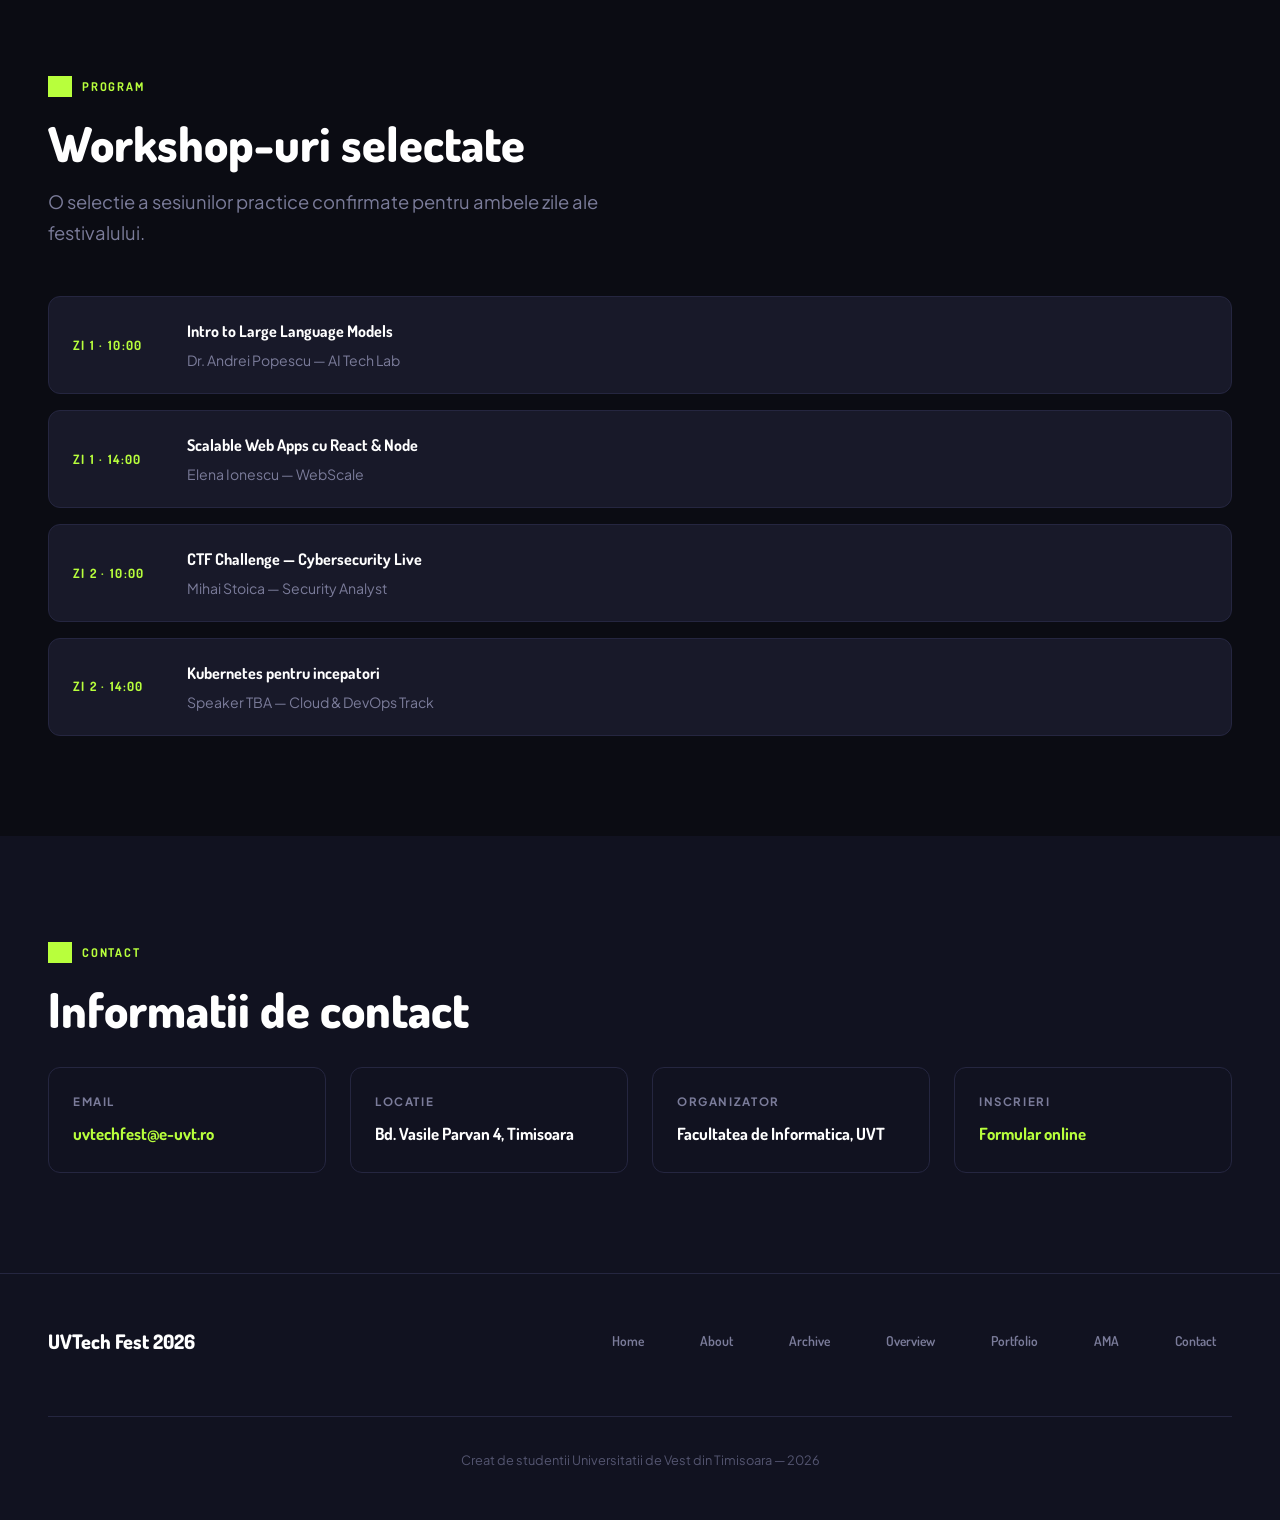
<file: overview.html>
<!DOCTYPE html>
<html lang="ro">
<head>
  <meta charset="UTF-8">
  <meta name="viewport" content="width=device-width, initial-scale=1.0">
  <title>Overview — UVTech Fest 2026</title>
  <link rel="stylesheet" href="styles/styles2.css">
  <style>
    .overview-sidebar { position: sticky; top: 80px; }
    @media (max-width: 900px) { .overview-sidebar { position: static; } }
  </style>
</head>
<body>

  <a href="#main-content" class="skip-link">Sari la continut</a>

  <header>
    <a href="index.html" class="site-brand">
      <span class="brand-name">UVTech Fest</span>
      <span class="brand-year">2026</span>
    </a>
    <button class="nav-toggle" aria-label="Deschide meniu" aria-expanded="false" aria-controls="main-nav">
      <span class="nav-toggle-bar"></span>
      <span class="nav-toggle-bar"></span>
      <span class="nav-toggle-bar"></span>
    </button>
    <nav id="main-nav">
      <ul>
        <li><a href="index.html">Home</a></li>
        <li><a href="about.html">About</a></li>
        <li><a href="archive.html">Archive</a></li>
        <li><a href="overview.html" aria-current="page">Overview</a></li>
        <li><a href="portfolio.html">Portfolio</a></li>
        <li><a href="chatbot.html">AMA</a></li>
        <li><a href="contact.html">Contact</a></li>
        <li><a href="auth.html" class="nav-logout">Logout</a></li>
      </ul>
    </nav>
  </header>

  <main id="main-content">

    <section class="section" style="padding-top: 140px; padding-bottom: 60px;">
      <div class="section-inner">
        <p class="eyebrow">Editia 2026</p>

        <!--Aici am folosit styling intern -->

        <h1 style="font-size: 4rem; margin-bottom: 1.5rem; line-height: 1.1;">
          Tot ce trebuie<br>sa stii despre<br><span style="color: #b8ff3c;">UVTech Fest.</span>
        </h1>
        <p class="section-lead">Trackuri, workshop-uri, program si detalii de contact — toate intr-o singura pagina.</p>
      </div>
    </section>

    <section class="section section--alt">
      <div class="section-inner">
        <div class="overview-layout">

          <aside class="overview-sidebar">
            <div class="sidebar-card">
              <p class="sidebar-title">Detalii rapide</p>
              <ul class="sidebar-list">
                <li><span class="sidebar-dot"></span>6 Iunie 2026</li>
                <li><span class="sidebar-dot"></span>UVT Timisoara</li>
                <li><span class="sidebar-dot"></span>Intrare libera</li>
                <li><span class="sidebar-dot"></span>15+ speakeri</li>
                <li><span class="sidebar-dot"></span>10+ workshop-uri</li>
                <li><span class="sidebar-dot"></span>2 zile de continut</li>
              </ul>
            </div>
          </aside>

          <div>
            <p class="eyebrow">Trackuri</p>
            <h2>Ce poti descoperi</h2>
            <p>Cinci trackuri principale acopera domeniile cele mai relevante din industria tech de azi.</p>

            <ul class="tracks-grid">
              <li class="track-card track-card--featured">
                <span class="speaker-track">Track principal</span>
                <h3>Artificial Intelligence &amp; Machine Learning</h3>
                <p>Trackul central al editiei 2026 — de la modele generative la aplicatii practice in educatie, sanatate si industrie. Cel mai mare numar de sesiuni si speakeri internationali confirmati.</p>
              </li>
              <li class="track-card">
                <h3>Web Development</h3>
                <p>Cele mai noi tehnici de frontend si backend, performanta web si arhitecturi moderne.</p>
              </li>
              <li class="track-card">
                <h3>Cybersecurity</h3>
                <p>Securitate ofensiva si defensiva, CTF, protectia datelor si conformitate GDPR.</p>
              </li>
              <li class="track-card">
                <h3>Cloud &amp; DevOps</h3>
                <p>Infrastructura moderna, containerizare, CI/CD si scalabilitate in cloud.</p>
              </li>
              <li class="track-card">
                <h3>Open Source &amp; Community</h3>
                <p>Contributii la proiecte open source, comunitati locale si cariera in tech.</p>
              </li>
            </ul>
          </div>

        </div>
      </div>
    </section>

    <section class="section">
      <div class="section-inner">
        <p class="eyebrow">Program</p>
        <h2>Workshop-uri selectate</h2>
        <p class="section-lead">O selectie a sesiunilor practice confirmate pentru ambele zile ale festivalului.</p>

        <div class="workshops-list">
          <div class="workshop-item">
            <span class="workshop-time">Zi 1 · 10:00</span>
            <div>
              <h3>Intro to Large Language Models</h3>
              <p class="workshop-speaker">Dr. Andrei Popescu — AI Tech Lab</p>
            </div>
          </div>
          <div class="workshop-item">
            <span class="workshop-time">Zi 1 · 14:00</span>
            <div>
              <h3>Scalable Web Apps cu React &amp; Node</h3>
              <p class="workshop-speaker">Elena Ionescu — WebScale</p>
            </div>
          </div>
          <div class="workshop-item">
            <span class="workshop-time">Zi 2 · 10:00</span>
            <div>
              <h3>CTF Challenge — Cybersecurity Live</h3>
              <p class="workshop-speaker">Mihai Stoica — Security Analyst</p>
            </div>
          </div>
          <div class="workshop-item">
            <span class="workshop-time">Zi 2 · 14:00</span>
            <div>
              <h3>Kubernetes pentru incepatori</h3>
              <p class="workshop-speaker">Speaker TBA — Cloud &amp; DevOps Track</p>
            </div>
          </div>
        </div>
      </div>
    </section>

    <section class="section section--alt">
      <div class="section-inner">
        <p class="eyebrow">Contact</p>
        <h2>Informatii de contact</h2>

        <div class="contact-details">
          <div class="contact-detail-item">
            <p class="contact-detail-label">Email</p>
            <p class="contact-detail-value"><a href="mailto:uvtechfest@e-uvt.ro">uvtechfest@e-uvt.ro</a></p>
          </div>
          <div class="contact-detail-item">
            <p class="contact-detail-label">Locatie</p>
            <p class="contact-detail-value">Bd. Vasile Parvan 4, Timisoara</p>
          </div>
          <div class="contact-detail-item">
            <p class="contact-detail-label">Organizator</p>
            <p class="contact-detail-value">Facultatea de Informatica, UVT</p>
          </div>
          <div class="contact-detail-item">
            <p class="contact-detail-label">Inscrieri</p>
            <p class="contact-detail-value"><a href="contact.html">Formular online</a></p>
          </div>
        </div>
      </div>
    </section>

  </main>

<footer>
    <div class="footer-inner">
      <span class="footer-brand">UVTech Fest 2026</span>
      <nav class="footer-links">
        <a href="index.html">Home</a>
        <a href="about.html">About</a>
        <a href="archive.html">Archive</a>
        <a href="overview.html">Overview</a>
        <a href="portfolio.html">Portfolio</a>
        <a href="chatbot.html">AMA</a>
        <a href="contact.html">Contact</a>
      </nav>
      <p class="footer-copy">
        Creat de studentii Universitatii de Vest din Timisoara — 2026
      </p>
    </div>
  </footer>
  <script src="scripts/nav.js"></script>

</body>
</html>
</file>
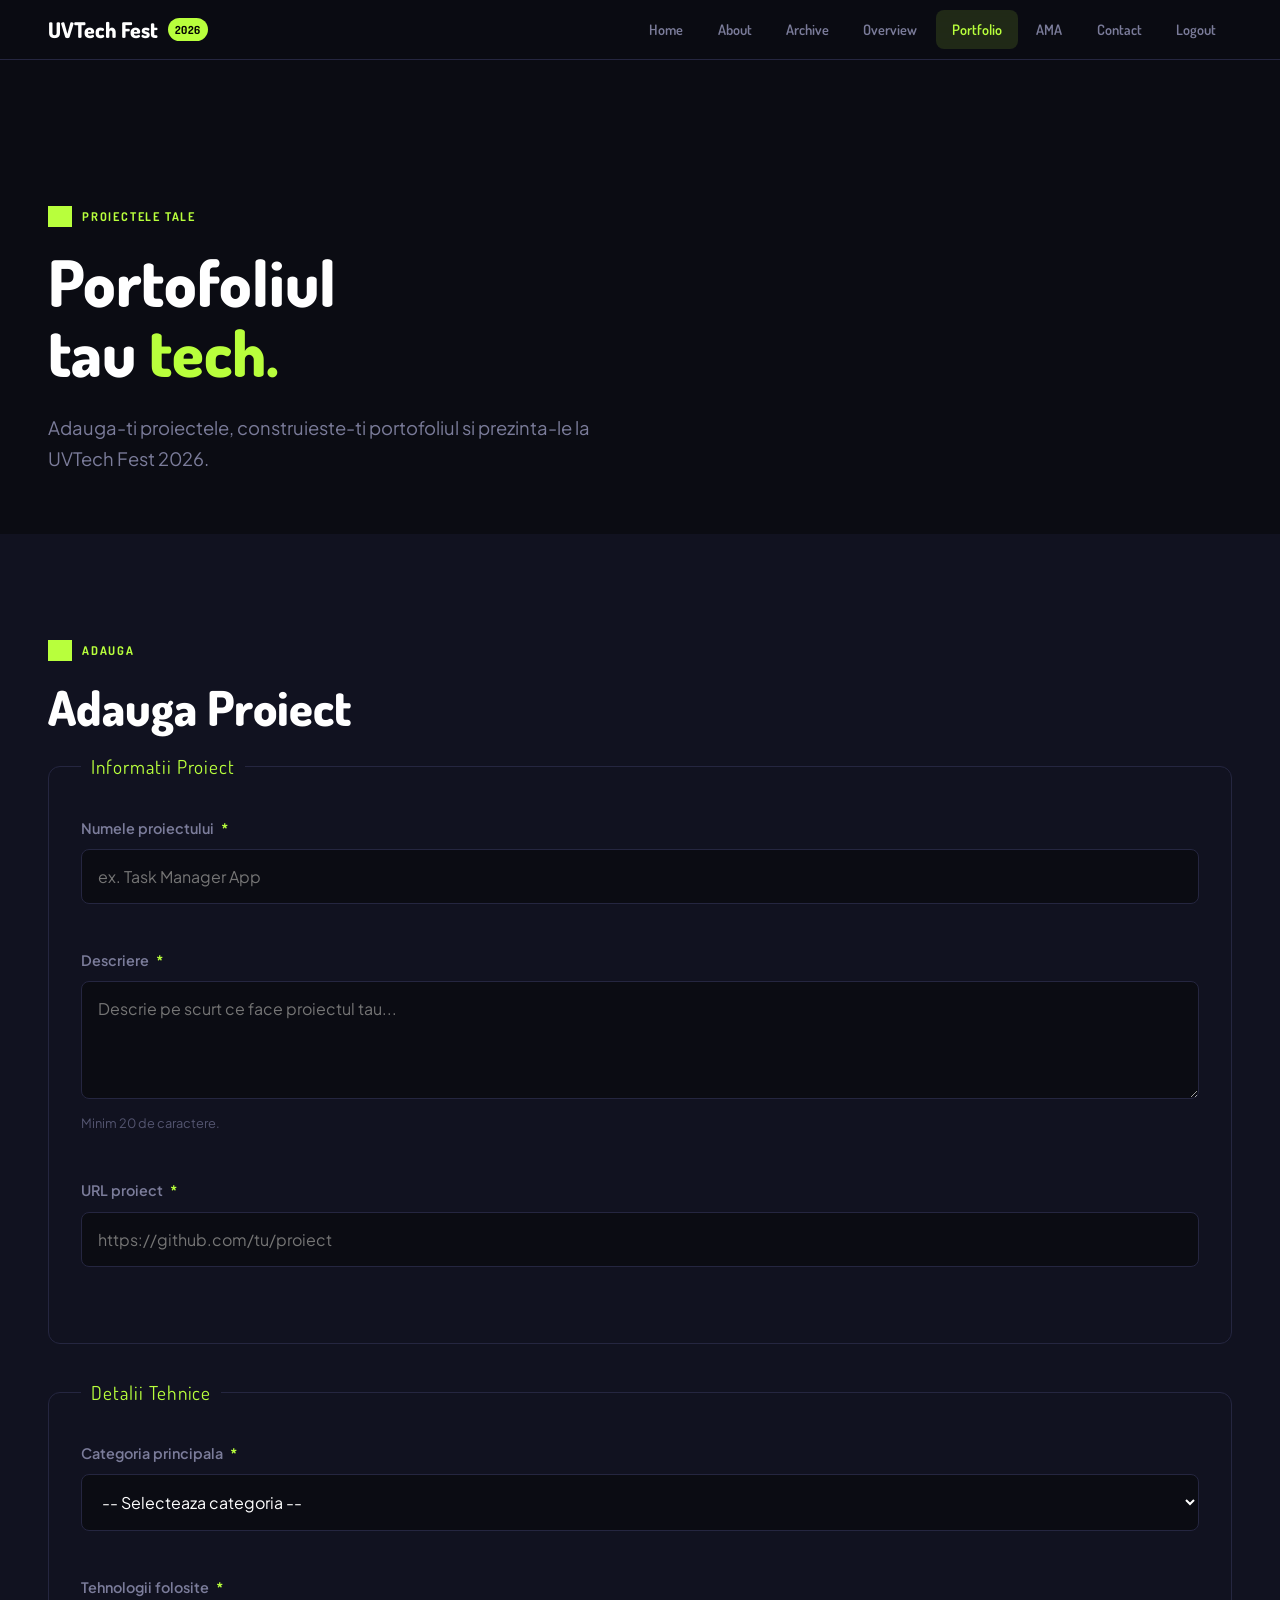
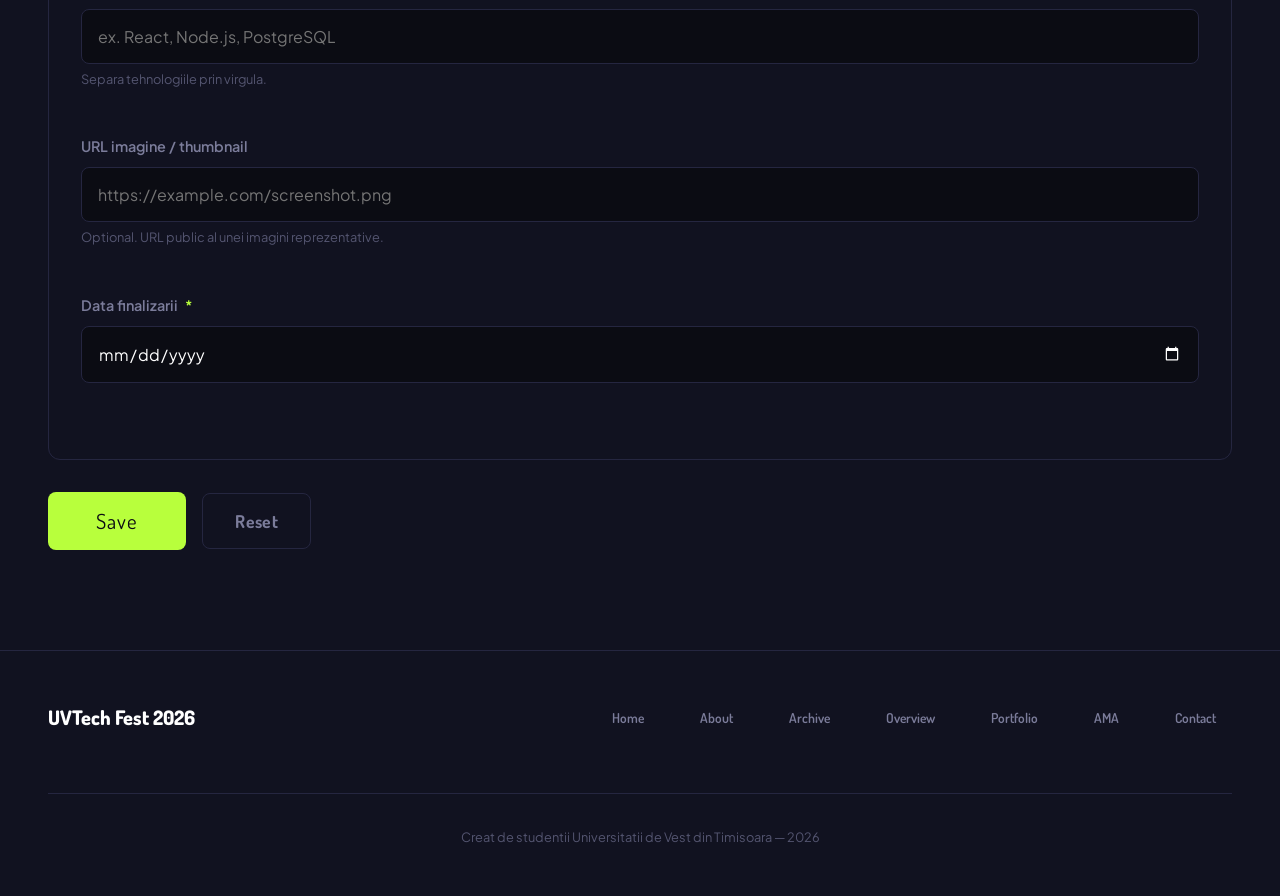
<file: portfolio.html>
<!DOCTYPE html>
<html lang="ro">
<head>
  <meta charset="UTF-8">
  <meta name="viewport" content="width=device-width, initial-scale=1.0">
  <title>Portfolio — UVTech Fest 2026</title>
  <link rel="stylesheet" href="styles/styles2.css">
</head>
<body>

  <a href="#main-content" class="skip-link">Sari la continut</a>

  <header>
    <a href="index.html" class="site-brand">
      <span class="brand-name">UVTech Fest</span>
      <span class="brand-year">2026</span>
    </a>
    <button class="nav-toggle" aria-label="Deschide meniu" aria-expanded="false" aria-controls="main-nav">
      <span class="nav-toggle-bar"></span>
      <span class="nav-toggle-bar"></span>
      <span class="nav-toggle-bar"></span>
    </button>
    <nav id="main-nav">
      <ul>
        <li><a href="index.html">Home</a></li>
        <li><a href="about.html">About</a></li>
        <li><a href="archive.html">Archive</a></li>
        <li><a href="overview.html">Overview</a></li>
        <li><a href="portfolio.html" aria-current="page">Portfolio</a></li>
        <li><a href="chatbot.html">AMA</a></li>
        <li><a href="contact.html">Contact</a></li>
        <li><a href="auth.html" class="nav-logout">Logout</a></li>
      </ul>
    </nav>
  </header>

  <main id="main-content">

    <section class="section" style="padding-top: 140px; padding-bottom: 60px;">
      <div class="section-inner">
        <p class="eyebrow">Proiectele tale</p>
        <h1 class="page-hero-title" style="margin-bottom: 1.5rem; line-height: 1.1;">
          Portofoliul<br>tau <span style="color: #b8ff3c;">tech.</span>
        </h1>
        <p class="section-lead">Adauga-ti proiectele, construieste-ti portofoliul si prezinta-le la UVTech Fest 2026.</p>
      </div>
    </section>

    <section class="section section--alt">
      <div class="section-inner">
        <p class="eyebrow">Adauga</p>
        <h2>Adauga Proiect</h2>

        <form id="portfolio-form" novalidate aria-label="Formular adaugare proiect">

          <fieldset>
            <legend>Informatii Proiect</legend>

            <div class="form-group">
              <label for="project-name">Numele proiectului <span class="req" aria-hidden="true">*</span></label>
              <input type="text" id="project-name" name="project-name"
                     required aria-required="true"
                     aria-describedby="err-project-name"
                     placeholder="ex. Task Manager App">
              <span class="field-error" id="err-project-name" aria-live="polite"></span>
            </div>

            <div class="form-group">
              <label for="project-desc">Descriere <span class="req" aria-hidden="true">*</span></label>
              <textarea id="project-desc" name="project-desc" rows="4"
                        required aria-required="true"
                        aria-describedby="hint-project-desc err-project-desc"
                        placeholder="Descrie pe scurt ce face proiectul tau..."></textarea>
              <span class="field-hint" id="hint-project-desc">Minim 20 de caractere.</span>
              <span class="field-error" id="err-project-desc" aria-live="polite"></span>
            </div>

            <div class="form-group">
              <label for="project-url">URL proiect <span class="req" aria-hidden="true">*</span></label>
              <input type="url" id="project-url" name="project-url"
                     required aria-required="true"
                     aria-describedby="err-project-url"
                     placeholder="https://github.com/tu/proiect">
              <span class="field-error" id="err-project-url" aria-live="polite"></span>
            </div>

          </fieldset>

          <fieldset>
            <legend>Detalii Tehnice</legend>

            <div class="form-group">
              <label for="project-category">Categoria principala <span class="req" aria-hidden="true">*</span></label>
              <select id="project-category" name="project-category"
                      required aria-required="true"
                      aria-describedby="err-project-category">
                <option value="">-- Selecteaza categoria --</option>
                <option value="Web Development">Web Development</option>
                <option value="Mobile Development">Mobile Development</option>
                <option value="AI / Machine Learning">AI / Machine Learning</option>
                <option value="Cybersecurity">Cybersecurity</option>
                <option value="Cloud / DevOps">Cloud / DevOps</option>
                <option value="Open Source">Open Source</option>
                <option value="Design / UI-UX">Design / UI-UX</option>
                <option value="Game Development">Game Development</option>
                <option value="Altele">Altele</option>
              </select>
              <span class="field-error" id="err-project-category" aria-live="polite"></span>
            </div>

            <div class="form-group">
              <label for="project-tech">Tehnologii folosite <span class="req" aria-hidden="true">*</span></label>
              <input type="text" id="project-tech" name="project-tech"
                     required aria-required="true"
                     aria-describedby="hint-project-tech err-project-tech"
                     placeholder="ex. React, Node.js, PostgreSQL">
              <span class="field-hint" id="hint-project-tech">Separa tehnologiile prin virgula.</span>
              <span class="field-error" id="err-project-tech" aria-live="polite"></span>
            </div>

            <div class="form-group">
              <label for="project-img">URL imagine / thumbnail</label>
              <input type="url" id="project-img" name="project-img"
                     aria-describedby="hint-project-img err-project-img"
                     placeholder="https://example.com/screenshot.png">
              <span class="field-hint" id="hint-project-img">Optional. URL public al unei imagini reprezentative.</span>
              <span class="field-error" id="err-project-img" aria-live="polite"></span>
            </div>

            <div class="form-group">
              <label for="project-date">Data finalizarii <span class="req" aria-hidden="true">*</span></label>
              <input type="date" id="project-date" name="project-date"
                     required aria-required="true"
                     aria-describedby="err-project-date">
              <span class="field-error" id="err-project-date" aria-live="polite"></span>
            </div>

          </fieldset>

          <div class="form-actions">
            <button type="submit" class="btn-submit">Save</button>
            <button type="reset" class="btn-reset">Reset</button>
          </div>

        </form>
      </div>
    </section>

    <section id="projects-section" class="section" hidden>
      <div class="section-inner">
        <p class="eyebrow">Lista</p>
        <h2>Proiecte</h2>
        <div class="table-wrapper">
          <table id="projects-table">
            <caption>Proiecte inregistrate</caption>
            <thead>
              <tr>
                <th scope="col">Proiect</th>
                <th scope="col">Descriere</th>
                <th scope="col">URL</th>
                <th scope="col">Tehnologii</th>
                <th scope="col">Imagine</th>
                <th scope="col">Data finalizarii</th>
                <th scope="col">Actiuni</th>
              </tr>
            </thead>
            <tbody id="projects-tbody"></tbody>
          </table>
        </div>
      </div>
    </section>

  </main>

  <footer>
    <div class="footer-inner">
      <span class="footer-brand">UVTech Fest 2026</span>
      <nav class="footer-links">
        <a href="index.html">Home</a>
        <a href="about.html">About</a>
        <a href="archive.html">Archive</a>
        <a href="overview.html">Overview</a>
        <a href="portfolio.html">Portfolio</a>
        <a href="chatbot.html">AMA</a>
        <a href="contact.html">Contact</a>
      </nav>
      <p class="footer-copy">
        Creat de studentii Universitatii de Vest din Timisoara — 2026
      </p>
    </div>
  </footer>

  <script src="scripts/portfolio.js"></script>
  <script src="scripts/nav.js"></script>
</body>
</html>
</file>
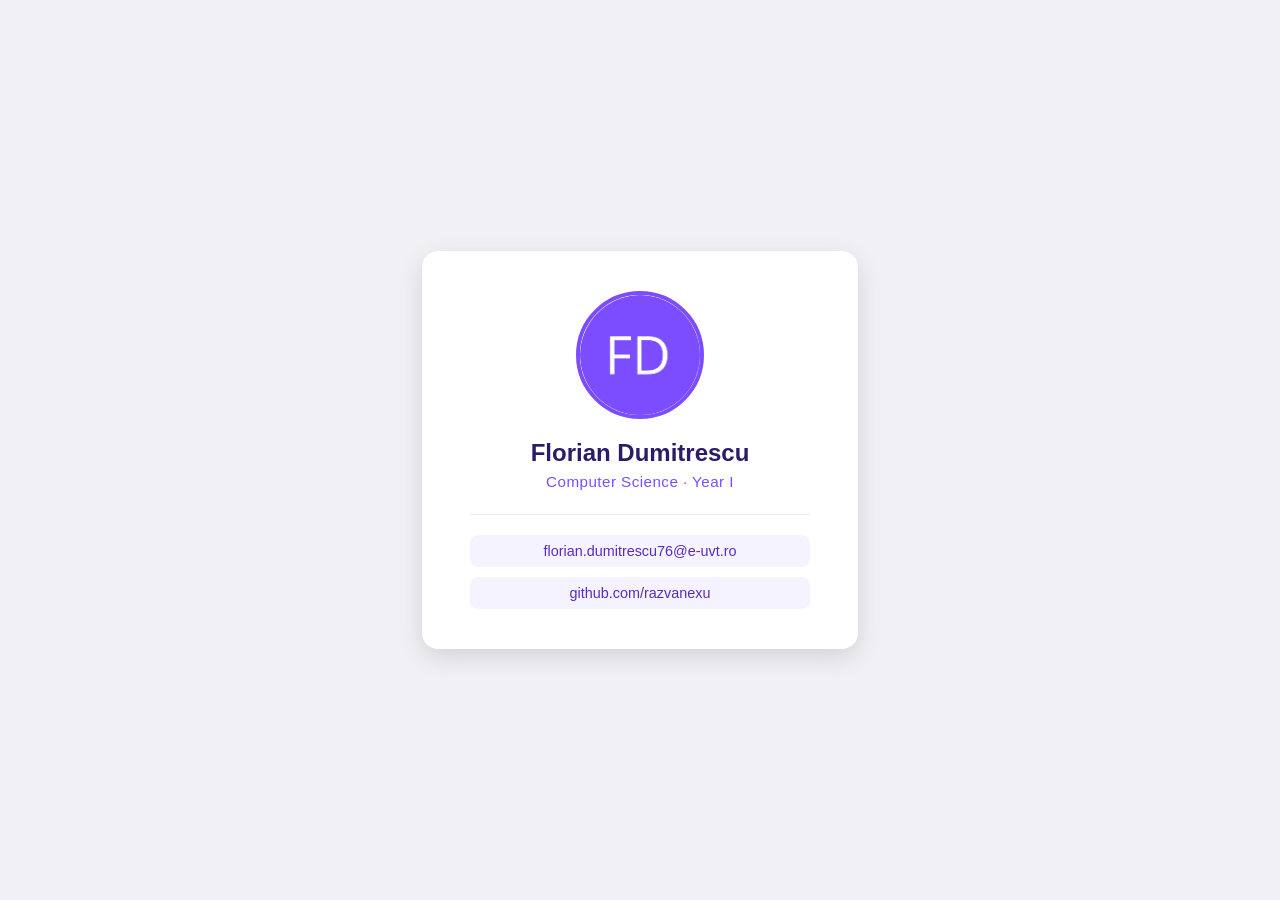
<file: Card/card.html>
<!DOCTYPE html>
<html lang="en">
<head>
  <meta charset="UTF-8">
  <meta name="viewport" content="width=device-width, initial-scale=1.0">
  <title>Personal Card</title>
  <link rel="stylesheet" href="card.css">
</head>
<body>

  <div class="card-container">

    <img class="profile-photo" src="img/FD.png" alt="Profile photo of Razvan">

    <h1 id="full-name">Florian Dumitrescu</h1>

    <p class="subtitle" id="specialisation">Computer Science · Year I</p>

    <div class="links">
      <a class="contact-link" href="mailto:florian.dumitrescu76@e-uvt.ro">florian.dumitrescu76@e-uvt.ro</a>
      <a class="contact-link" href="https://github.com/razvanexu">github.com/razvanexu</a>
    </div>

  </div>

</body>
</html>
</file>
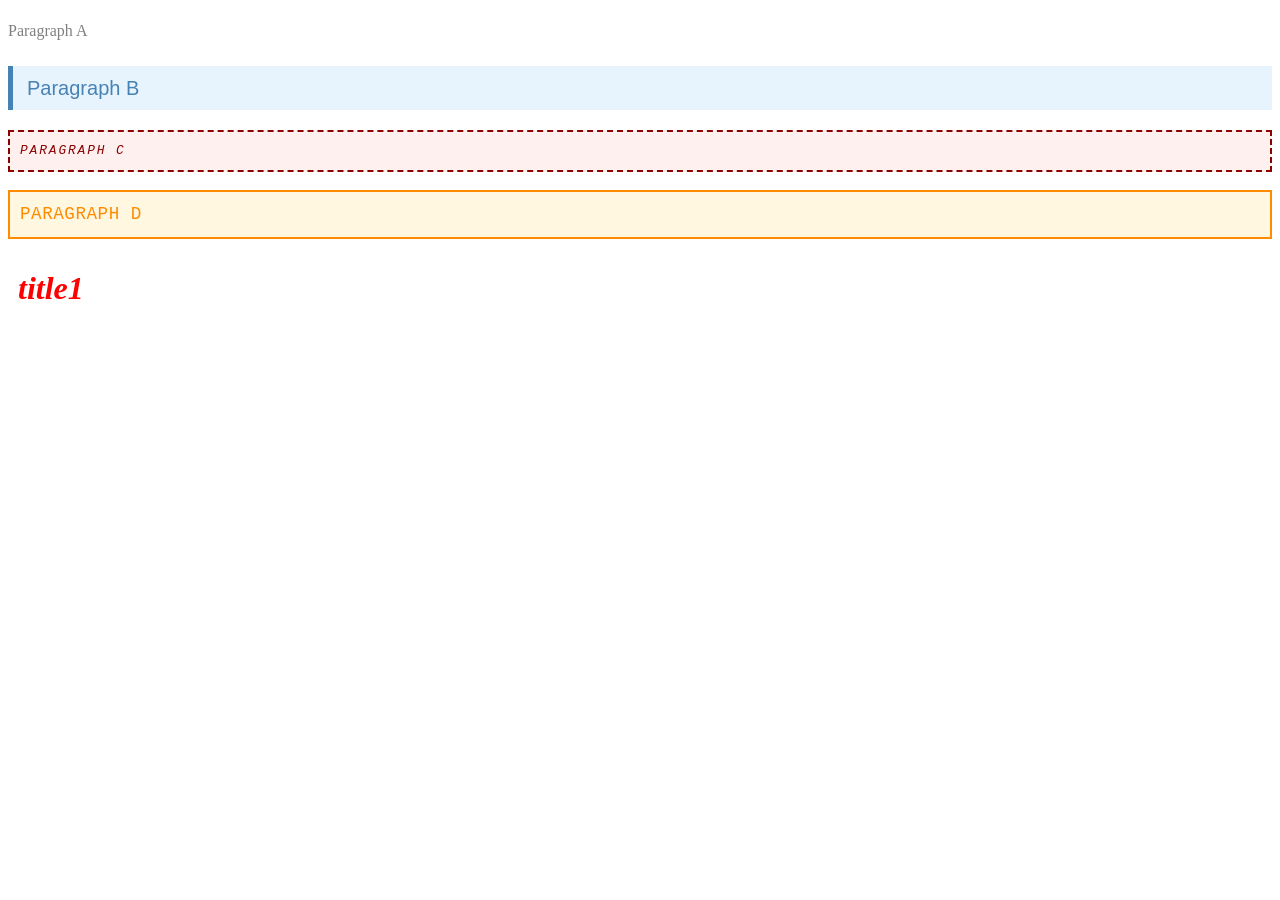
<file: Specificity/specificity.html>
<!DOCTYPE html>
<html lang="en">
<head>
    <meta charset="UTF-8">
    <title>Specificity Game</title>
    <link rel="stylesheet" href="specificity.css">
    <style>
        p {
            color: gray;
            font-size: 1rem;
            font-family: Georgia, serif;
            line-height: 1.4;
            padding: 4px 0;
        }

        .info {
            color: steelblue;
            font-size: 1.25rem;
            background-color: #e8f4fd;
            padding: 8px 14px;
            border-left: 5px solid steelblue;
            font-family: Arial, sans-serif;
        }

        #warning {
            color: darkred;
            font-size: 0.8rem;
            font-style: italic;
            text-transform: uppercase;
            letter-spacing: 0.15em;
            border: 2px dashed darkred;
            padding: 10px;
            background-color: #fff0f0;
            font-family: 'Courier New', monospace;
        }

        #warning.info {
            color: darkorange;
            background-color: #fff7e0;
            border: 2px solid darkorange;
            font-size: 1.1rem;
            font-style: normal;
            letter-spacing: 0.03em;
        }

        h1{
            color: red;
        }
    </style>
</head>
<body>

    <p>Paragraph A</p>

    <p class="info">Paragraph B</p>

    <p id="warning">Paragraph C</p>

    <p class="info" id="warning">Paragraph D</p>

    <h1>title1</h1>

</body>
</html>
</file>
<file: styles/styles2.css>
@import url('https://fonts.googleapis.com/css2?family=Dangrek&family=Dosis:wght@600;700;800&family=Plus+Jakarta+Sans:wght@300;400;500;600;700;800&display=swap');

* {
  box-sizing: border-box;
  margin: 0;
  padding: 0;
}

html {
  scroll-behavior: smooth;
}

body {
  font-family: 'Plus Jakarta Sans', system-ui, sans-serif;
  font-size: 1.0625rem;
  line-height: 1.75;
  color: #e8e9f0;
  background-color: #0b0c13;
  -webkit-font-smoothing: antialiased;
}

h1 {
  font-family: 'Dosis', sans-serif;
  font-weight: 800;
  line-height: 1;
  color: #ffffff;
}

h2 {
  font-family: 'Dosis', sans-serif;
  font-size: 3rem;
  font-weight: 800;
  line-height: 1.1;
  color: #ffffff;
  margin-bottom: 1rem;
}

h3 {
  font-family: 'Dosis', sans-serif;
  font-size: 1.2rem;
  font-weight: 700;
  color: #ffffff;
  margin-bottom: 0.35rem;
}

p {
  margin-bottom: 1rem;
}

p:last-child {
  margin-bottom: 0;
}

strong {
  font-weight: 700;
  color: #ffffff;
}

a {
  color: #b8ff3c;
  text-decoration: none;
}

a:hover {
  text-decoration: underline;
}

a:focus-visible {
  outline: 2px solid #b8ff3c;
  outline-offset: 3px;
  border-radius: 3px;
}

.skip-link {
  position: absolute;
  top: -100%;
  left: 1.5rem;
  background: #b8ff3c;
  color: #000;
  font-weight: 700;
  font-family: 'Dosis', sans-serif;
  padding: 0.5rem 1.25rem;
  border-radius: 0 0 8px 8px;
  z-index: 300;
  font-size: 0.875rem;
}

.skip-link:focus {
  top: 0;
}

header {
  position: fixed;
  top: 0;
  left: 0;
  right: 0;
  z-index: 100;
  height: 60px;
  display: flex;
  align-items: center;
  padding: 0 3rem;
  background: rgba(11, 12, 19, 0.88);
  backdrop-filter: blur(16px);
  border-bottom: 1px solid #252640;
}

.site-brand {
  display: flex;
  align-items: center;
  gap: 0.6rem;
  text-decoration: none;
  flex-shrink: 0;
}

.brand-name {
  font-family: 'Dosis', sans-serif;
  font-size: 1.35rem;
  font-weight: 800;
  color: #ffffff;
}

.brand-year {
  font-family: 'Dosis', sans-serif;
  font-size: 0.7rem;
  font-weight: 700;
  color: #000;
  background: #b8ff3c;
  padding: 2px 7px;
  border-radius: 20px;
  letter-spacing: 0.05em;
}

nav {
  margin-left: auto;
}

.nav-toggle {
  display: none;
  flex-direction: column;
  gap: 5px;
  align-items: center;
  justify-content: center;
  background: none;
  border: none;
  cursor: pointer;
  padding: 0.5rem;
  margin-left: auto;
  color: #e8e9f0;
  border-radius: 8px;
  transition: background 0.15s;
}

.nav-toggle:hover {
  background: #181929;
}

.nav-toggle:focus-visible {
  outline: 2px solid #b8ff3c;
  outline-offset: 2px;
}

.nav-toggle-bar {
  display: block;
  width: 22px;
  height: 2px;
  background: currentColor;
  border-radius: 2px;
  transition: transform 0.22s ease, opacity 0.22s ease;
}

header.nav-open .nav-toggle-bar:nth-child(1) {
  transform: translateY(7px) rotate(45deg);
}

header.nav-open .nav-toggle-bar:nth-child(2) {
  opacity: 0;
}

header.nav-open .nav-toggle-bar:nth-child(3) {
  transform: translateY(-7px) rotate(-45deg);
}

nav ul {
  list-style: none;
  display: flex;
  align-items: center;
  gap: 0.15rem;
}

nav a {
  display: block;
  padding: 0.45rem 1rem;
  font-family: 'Dosis', sans-serif;
  font-size: 0.9rem;
  font-weight: 600;
  color: #7b7c9a;
  text-decoration: none;
  border-radius: 8px;
  transition: color 0.15s, background 0.15s;
}

nav a:hover {
  color: #e8e9f0;
  background: #181929;
  text-decoration: none;
}

nav a:focus-visible {
  outline: 2px solid #b8ff3c;
  outline-offset: 0;
}

nav a[aria-current="page"] {
  color: #b8ff3c;
  background: rgba(184, 255, 60, 0.12);
}

body > main,
body > section {
  padding-top: 60px;
}

.section {
  padding: 100px 3rem;
}

.section--alt {
  background: #111220;
}

.section--dark2 {
  background: #181929;
}

.section-inner {
  max-width: 1200px;
  margin: 0 auto;
}

.section-inner--narrow {
  max-width: 860px;
  margin: 0 auto;
}

.eyebrow {
  display: inline-flex;
  align-items: center;
  font-family: 'Dosis', sans-serif;
  font-size: 0.75rem;
  font-weight: 700;
  color: #b8ff3c;
  letter-spacing: 0.15em;
  text-transform: uppercase;
  margin-bottom: 1.25rem;
  border-left: 24px solid #b8ff3c;
  padding-left: 10px;
}

.section-lead {
  font-size: 1.15rem;
  color: #7b7c9a;
  max-width: 600px;
  line-height: 1.7;
  margin-bottom: 3rem;
}

.hero {
  min-height: 100vh;
  display: flex;
  flex-direction: column;
  justify-content: flex-end;
  padding: 124px 3rem 5rem;
  position: relative;
  overflow: hidden;
  background-color: #0b0c13;
}

.hero-inner {
  max-width: 1200px;
  margin: 0 auto;
  width: 100%;
  position: relative;
  z-index: 1;
}

.hero-eyebrow {
  display: inline-flex;
  align-items: center;
  font-family: 'Dosis', sans-serif;
  font-size: 0.78rem;
  font-weight: 700;
  color: #b8ff3c;
  letter-spacing: 0.18em;
  text-transform: uppercase;
  margin-bottom: 1.75rem;
  border-left: 36px solid #b8ff3c;
  padding-left: 12px;
}

h1.hero-title {
  font-size: 7.8rem;
  margin-bottom: 2rem;
  max-width: 1000px;
}

h1.hero-title .accent {
  color: #b8ff3c;
}

.hero-bottom {
  display: flex;
  align-items: flex-end;
  justify-content: space-between;
  gap: 2rem;
  flex-wrap: wrap;
}

.hero-description {
  font-size: 1.1rem;
  color: #7b7c9a;
  max-width: 480px;
  line-height: 1.7;
}

.hero-cta {
  display: flex;
  gap: 0.75rem;
  flex-wrap: wrap;
  flex-shrink: 0;
}

.animation-bar {
  background: #b8ff3c;
  padding: 0.75rem 0;
  overflow: hidden;
  white-space: nowrap;
}

.animation-track {
  display: inline-flex;
  animation: ticker 60s linear infinite;
}

.animation-item {
  font-family: 'Dangrek', sans-serif;
  transform: scaleY(1.5);
  font-size: 0.8rem;
  font-weight: 300;
  color: #000;
  text-transform: uppercase;
  letter-spacing: 0.1em;
  padding: 0 2rem;
  display: flex;
  align-items: center;
  justify-content: center;
  white-space: nowrap;
}

.animation-dot {
  color: rgba(0, 0, 0, 0.4);
  padding: 0 1.5rem;
  font-size: 1.2rem;
}

@keyframes ticker {
  from { transform: translateX(0); }
  to   { transform: translateX(-50%); }
}

.meta-strip {
  background: #111220;
  border-bottom: 1px solid #252640;
}

.meta-strip-inner {
  max-width: 1200px;
  margin: 0 auto;
  padding: 0 3rem;
  display: grid;
  grid-template-columns: repeat(3, 1fr);
  border-left: 1px solid #252640;
}

.meta-item {
  padding: 2.5rem 2rem;
  border-right: 1px solid #252640;
  display: flex;
  flex-direction: column;
  gap: 0.3rem;
}

.meta-label {
  font-size: 0.72rem;
  font-weight: 700;
  letter-spacing: 0.14em;
  text-transform: uppercase;
  color: #7b7c9a;
}

.meta-value {
  font-family: 'Dosis', sans-serif;
  font-size: 1.3rem;
  font-weight: 800;
  color: #ffffff;
}

.speaker-grid {
  list-style: none;
  display: grid;
  grid-template-columns: repeat(auto-fit, minmax(280px, 1fr));
  gap: 1.5rem;
  margin-top: 2rem;
}

.speaker-card {
  background: #181929;
  border: 1px solid #252640;
  border-radius: 16px;
  padding: 2rem;
  transition: border-color 0.2s, background 0.2s;
}

.speaker-card:hover {
  border-color: rgba(184, 255, 60, 0.3);
  background: #1f2035;
}

.speaker-track {
  display: inline-block;
  font-size: 0.7rem;
  font-weight: 800;
  letter-spacing: 0.12em;
  text-transform: uppercase;
  color: #000;
  background: #b8ff3c;
  padding: 3px 10px;
  border-radius: 20px;
  margin-bottom: 1rem;
}

.speaker-name {
  font-family: 'Dosis', sans-serif;
  font-size: 1.35rem;
  font-weight: 800;
  color: #ffffff;
  margin-bottom: 0.2rem;
}

.speaker-role {
  font-size: 0.85rem;
  color: #7b7c9a;
  margin-bottom: 1rem;
  line-height: 1.4;
}

.speaker-topic {
  font-size: 0.9rem;
  color: #e8e9f0;
  line-height: 1.6;
}

.updates-list {
  list-style: none;
  display: flex;
  flex-direction: column;
}

.update-item {
  display: grid;
  grid-template-columns: 120px 1fr;
  gap: 2.5rem;
  padding: 2.5rem 0;
  border-bottom: 1px solid #252640;
  align-items: start;
}

.update-item:first-child {
  border-top: 1px solid #252640;
}

.update-date {
  font-family: 'Dosis', sans-serif;
  font-size: 0.75rem;
  font-weight: 700;
  color: #b8ff3c;
  letter-spacing: 0.1em;
  text-transform: uppercase;
  padding-top: 0.25rem;
}

.update-body h3 {
  font-size: 1.15rem;
  margin-bottom: 0.4rem;
}

.update-body p {
  font-size: 0.95rem;
  color: #7b7c9a;
}

.table-wrapper {
  width: 100%;
  overflow-x: auto;
  margin-top: 2rem;
  border: 1px solid #252640;
  border-radius: 12px;
  background: #181929;
}

table {
  width: 100%;
  border-collapse: collapse;
  color: #e8e9f0;
}

caption {
  font-family: 'Dosis', sans-serif;
  font-size: 1.25rem;
  padding: 1rem;
  text-align: left;
  color: #7b7c9a;
  border-bottom: 1px solid #252640;
}

th {
  background: #181929;
  color: #7b7c9a;
  text-align: left;
  padding: 1rem 1.5rem;
  font-family: 'Plus Jakarta Sans', sans-serif;
  font-size: 0.85rem;
  letter-spacing: 0.05em;
  border-bottom: 2px solid #252640;
}

td {
  padding: 1rem 1.5rem;
  border-bottom: 1px solid #252640;
  font-size: 0.95rem;
  line-height: 1.4;
}

tbody tr:nth-child(even) {
  background: rgba(255, 255, 255, 0.02);
}

tbody tr:hover {
  background: rgba(184, 255, 60, 0.05);
}

.td-year {
  font-family: 'Dosis', sans-serif;
  font-size: 1.2rem;
  color: #b8ff3c;
  width: 80px;
}

tr:last-child td {
  border-bottom: none;
}

.btn {
  display: inline-block;
  padding: 0.8rem 2rem;
  font-family: 'Dosis', sans-serif;
  font-size: 0.95rem;
  font-weight: 800;
  border-radius: 10px;
  text-decoration: none;
  transition: all 0.15s;
  cursor: pointer;
  border: none;
  letter-spacing: 0.01em;
}

.btn-primary {
  background: #b8ff3c;
  color: #000;
}

.btn-primary:hover {
  background: #96d630;
  color: #000;
  text-decoration: none;
}

.btn-outline {
  background: transparent;
  color: #e8e9f0;
  border: 1px solid #252640;
}

.btn-outline:hover {
  border-color: #7b7c9a;
  color: #ffffff;
  text-decoration: none;
}

button[type="submit"],
.btn-submit {
  display: inline-block;
  background: #b8ff3c;
  color: #0b0c13;
  padding: 1rem 3rem;
  border: none;
  border-radius: 8px;
  font-family: 'Dosis', sans-serif;
  font-size: 1.3rem;
  letter-spacing: 0.05em;
  cursor: pointer;
  transition: transform 0.2s, background 0.2s;
  text-decoration: none;
}

button[type="submit"]:hover,
.btn-submit:hover {
  background: #96d630;
  transform: translateY(-2px);
  text-decoration: none;
}

.contact-form .chat-form{
  max-width: 800px;
  margin-top: 2rem;
}

fieldset {
  border: 1px solid #252640;
  border-radius: 12px;
  padding: 2rem;
  margin-bottom: 2rem;
  background: #111220;
}

legend {
  font-family: 'Dosis', sans-serif;
  font-size: 1.2rem;
  letter-spacing: 0.05em;
  color: #b8ff3c;
  padding: 0 10px;
}

.form-group {
  margin-bottom: 1.5rem;
}

label {
  display: block;
  font-size: 0.9rem;
  font-weight: 600;
  color: #7b7c9a;
  margin-bottom: 0.5rem;
}

.req {
  color: #b8ff3c;
  margin-left: 4px;
}

input[type="text"],
input[type="email"],
input[type="password"],
input[type="url"],
input[type="date"],
select,
textarea {
  width: 100%;
  padding: 1rem;
  background: #0b0c13;
  border: 1px solid #252640;
  border-radius: 8px;
  color: #ffffff;
  font-family: 'Plus Jakarta Sans', sans-serif;
  font-size: 1rem;
  transition: border-color 0.2s;
}

input:focus,
select:focus,
textarea:focus {
  outline: none;
  border-color: #b8ff3c;
}

.radio-group {
  display: flex;
  flex-direction: column;
  gap: 0.8rem;
  margin-top: 0.5rem;
}

.radio-group label,
.form-check label {
  display: flex;
  align-items: center;
  font-weight: 400;
  cursor: pointer;
  color: #e8e9f0;
}

input[type="radio"],
input[type="checkbox"] {
  width: 20px;
  height: 20px;
  margin-right: 12px;
  accent-color: #b8ff3c;
}

.form-check {
  margin-top: 1rem;
  padding: 1rem;
  background: rgba(184, 255, 60, 0.03);
  border-radius: 8px;
  border: 1px solid #252640;
}

.grid-two-cols {
  display: grid;
  grid-template-columns: 1fr 1fr;
  gap: 4rem;
  align-items: center;
}

.stats-grid {
  display: grid;
  grid-template-columns: repeat(2, 1fr);
  gap: 1.5rem;
}

.stat {
  padding: 1.5rem;
  background: #181929;
  border: 1px solid #252640;
  border-radius: 12px;
}

.stat-num {
  display: block;
  font-family: 'Dosis', sans-serif;
  font-size: 2.5rem;
  color: #b8ff3c;
  font-weight: 800;
}

.values-grid,
.team-grid {
  display: grid;
  grid-template-columns: repeat(3, 1fr);
  gap: 2rem;
  margin-top: 3rem;
}

.value-card,
.team-card {
  padding: 2.5rem;
  background: #111220;
  border: 1px solid #252640;
  border-radius: 16px;
  transition: transform 0.3s ease;
}

.team-card:hover {
  transform: translateY(-5px);
  border-color: #b8ff3c;
}

.team-card h3 {
  font-size: 1.5rem;
  margin-bottom: 0.5rem;
}

.team-role {
  color: #7b7c9a;
  font-size: 0.9rem;
}

.stats-strip {
  display: grid;
  grid-template-columns: repeat(4, 1fr);
  border: 1px solid #252640;
  border-radius: 12px;
  background: #111220;
  margin-top: 2.5rem;
  overflow: hidden;
}

.stats-strip .stat {
  padding: 3rem 1rem;
  display: flex;
  flex-direction: column;
  align-items: center;
  justify-content: center;
  text-align: center;
  background: transparent;
  border: none;
  border-radius: 0;
}

.stats-strip .stat + .stat {
  border-left: 1px solid #252640;
}

.stats-strip .stat-num {
  font-size: 3.5rem;
  margin-bottom: 0.5rem;
}

.stats-strip .stat-desc {
  font-size: 0.8rem;
  font-weight: 600;
  text-transform: uppercase;
  letter-spacing: 0.1em;
  color: #7b7c9a;
  white-space: nowrap;
}

.overview-layout {
  display: grid;
  grid-template-columns: 260px 1fr;
  gap: 3rem;
  align-items: start;
}

.sidebar-card {
  background: #111220;
  border: 1px solid #252640;
  border-radius: 16px;
  padding: 2rem;
}

.sidebar-title {
  font-family: 'Dosis', sans-serif;
  font-size: 0.72rem;
  font-weight: 700;
  letter-spacing: 0.14em;
  text-transform: uppercase;
  color: #7b7c9a;
  margin-bottom: 1rem;
}

.sidebar-list {
  list-style: none;
  display: flex;
  flex-direction: column;
  gap: 0.75rem;
}

.sidebar-list li {
  display: flex;
  align-items: center;
  gap: 0.75rem;
  font-size: 0.9rem;
  color: #e8e9f0;
}

.sidebar-dot {
  width: 8px;
  height: 8px;
  border-radius: 50%;
  background: #b8ff3c;
  flex-shrink: 0;
}

.tracks-grid {
  list-style: none;
  display: grid;
  grid-template-columns: repeat(2, 1fr);
  gap: 1.5rem;
  margin-top: 2rem;
}

.track-card {
  background: #181929;
  border: 1px solid #252640;
  border-radius: 16px;
  padding: 2rem;
  transition: border-color 0.2s, transform 0.2s;
}

.track-card:hover {
  border-color: rgba(184, 255, 60, 0.3);
  transform: translateY(-3px);
}

.track-card--featured {
  grid-column: span 2;
  background: rgba(184, 255, 60, 0.06);
  border-color: #b8ff3c;
}

.workshops-list {
  display: flex;
  flex-direction: column;
  gap: 1rem;
  margin-top: 2rem;
}

.workshop-item {
  display: flex;
  align-items: center;
  gap: 1.5rem;
  padding: 1.25rem 1.5rem;
  background: #181929;
  border: 1px solid #252640;
  border-radius: 12px;
  transition: border-color 0.2s;
}

.workshop-item:hover {
  border-color: rgba(184, 255, 60, 0.3);
}

.workshop-time {
  font-family: 'Dosis', sans-serif;
  font-size: 0.8rem;
  font-weight: 700;
  color: #b8ff3c;
  letter-spacing: 0.1em;
  text-transform: uppercase;
  white-space: nowrap;
  min-width: 90px;
}

.workshop-item h3 {
  font-size: 1rem;
  margin-bottom: 0.2rem;
}

.workshop-speaker {
  font-size: 0.88rem;
  color: #7b7c9a;
  margin: 0;
}

.contact-details {
  display: flex;
  flex-wrap: wrap;
  gap: 1.5rem;
  margin-top: 2rem;
}

.contact-detail-item {
  flex: 1;
  min-width: 180px;
  padding: 1.5rem;
  background: #111220;
  border: 1px solid #252640;
  border-radius: 12px;
}

.contact-detail-label {
  font-size: 0.72rem;
  font-weight: 700;
  letter-spacing: 0.14em;
  text-transform: uppercase;
  color: #7b7c9a;
  margin-bottom: 0.4rem;
}

.contact-detail-value {
  font-family: 'Dosis', sans-serif;
  font-size: 1.05rem;
  font-weight: 700;
  color: #ffffff;
  margin: 0;
}

footer {
  background: #111220;
  border-top: 1px solid #252640;
  padding: 3rem;
}

.footer-inner {
  max-width: 1200px;
  margin: 0 auto;
  display: flex;
  align-items: center;
  justify-content: space-between;
  gap: 1.5rem;
  flex-wrap: wrap;
}

.footer-brand {
  font-family: 'Dosis', sans-serif;
  font-size: 1.25rem;
  font-weight: 900;
  color: #ffffff;
}

.footer-links {
  display: flex;
  gap: 1.5rem;
  flex-wrap: wrap;
}

.footer-links a {
  font-size: 0.85rem;
  color: #7b7c9a;
  text-decoration: none;
  transition: color 0.15s;
}

.footer-links a:hover {
  color: #b8ff3c;
}

.footer-copy {
  width: 100%;
  text-align: center;
  font-size: 0.8rem;
  color: #545570;
  padding-top: 2rem;
  border-top: 1px solid #252640;
  margin-top: 2rem;
}

@media (max-width: 900px) {
  .section { padding: 64px 2rem; }
  .hero { padding: 108px 2rem 4rem; }
  .meta-strip-inner { padding: 0 2rem; }
  footer { padding: 2.5rem 2rem; }
  header { padding: 0 1.5rem; }

  .grid-two-cols,
  .values-grid,
  .team-grid {
    grid-template-columns: 1fr;
  }

  .overview-layout {
    grid-template-columns: 1fr;
  }

  .track-card--featured {
    grid-column: span 1;
  }

  .stats-strip {
    grid-template-columns: repeat(2, 1fr);
  }

  .stats-strip .stat {
    padding: 2.5rem 1rem;
  }

  .stats-strip .stat + .stat {
    border-left: none;
  }

  .stats-strip .stat:nth-child(even) {
    border-left: 1px solid #252640;
  }

  .stats-strip .stat:nth-child(n+3) {
    border-top: 1px solid #252640;
  }
}

@media (max-width: 640px) {
  header { padding: 0 1rem; }
  .brand-name { font-size: 1.1rem; }

  .nav-toggle {
    display: flex;
  }

  header nav {
    display: none;
    position: fixed;
    top: 60px;
    left: 0;
    right: 0;
    margin-left: 0;
    background: rgba(11, 12, 19, 0.97);
    backdrop-filter: blur(16px);
    border-bottom: 1px solid #252640;
    padding: 0.75rem 1rem;
    z-index: 99;
  }

  header.nav-open nav {
    display: block;
  }

  header nav ul {
    flex-direction: column;
    gap: 0.25rem;
  }

  header nav a {
    font-size: 1rem;
    padding: 0.75rem 1rem;
    border-radius: 8px;
  }

  .section { padding: 48px 1.25rem; }
  .hero { padding: 92px 1.25rem 3rem; }

  h1.hero-title { font-size: 3.5rem; }
  h2 { font-size: 2.2rem; }

  .meta-strip-inner {
    grid-template-columns: 1fr;
    padding: 0 1.25rem;
  }

  .meta-item { padding: 1.5rem 0; }

  .meta-item + .meta-item {
    border-top: 1px solid #252640;
    border-right: none;
  }

  .update-item {
    grid-template-columns: 1fr;
    gap: 0.4rem;
  }

  footer { padding: 2rem 1.25rem; }

  .footer-inner {
    flex-direction: column;
    align-items: flex-start;
  }

  fieldset { padding: 1.5rem; }

  button[type="submit"] { width: 100%; }
}

@media (max-width: 600px) {
  .tracks-grid {
    grid-template-columns: 1fr;
  }

  .workshop-item {
    flex-direction: column;
    align-items: flex-start;
    gap: 0.4rem;
  }
}

@media (max-width: 500px) {
  .stats-strip {
    grid-template-columns: 1fr;
  }

  .stats-strip .stat:nth-child(even) {
    border-left: none;
  }

  .stats-strip .stat + .stat {
    border-top: 1px solid #252640;
  }
}

.page-hero-title {
  font-size: 4rem;
}

@media (max-width: 640px) {
  .page-hero-title { font-size: 2.4rem; }
}

/* ── Countdown ───────────────────────────────────────────── */
.countdown {
  display: flex;
  gap: 0.75rem;
  margin-bottom: 2.5rem;
  flex-wrap: wrap;
}

.countdown-item {
  display: flex;
  flex-direction: column;
  align-items: center;
  background: rgba(184, 255, 60, 0.06);
  border: 1px solid rgba(184, 255, 60, 0.25);
  border-radius: 12px;
  padding: 1rem 1.5rem;
  min-width: 76px;
}

.countdown-num {
  font-family: 'Dosis', sans-serif;
  font-size: 2.2rem;
  font-weight: 800;
  color: #b8ff3c;
  line-height: 1;
  font-variant-numeric: tabular-nums;
}

.countdown-label {
  font-size: 0.62rem;
  font-weight: 700;
  letter-spacing: 0.14em;
  text-transform: uppercase;
  color: #7b7c9a;
  margin-top: 0.35rem;
}

.countdown-live-msg {
  font-family: 'Dosis', sans-serif;
  font-size: 0.78rem;
  font-weight: 700;
  letter-spacing: 0.15em;
  text-transform: uppercase;
  color: #b8ff3c;
  margin-bottom: 0.75rem;
}

@media (max-width: 640px) {
  .countdown-num  { font-size: 1.8rem; }
  .countdown-item { padding: 0.75rem 1.1rem; min-width: 64px; }
}

input[type="date"] {
  cursor: pointer;
  color-scheme: dark;
}

/* ── Form validation ─────────────────────────────────────── */
.field-error {
  display: block;
  font-size: 0.82rem;
  color: #ff5c5c;
  margin-top: 0.35rem;
  min-height: 1.1em;
}

.field-hint {
  display: block;
  font-size: 0.8rem;
  color: #545570;
  margin-top: 0.25rem;
}

input[aria-invalid="true"],
textarea[aria-invalid="true"],
select[aria-invalid="true"] {
  border-color: #ff5c5c;
  box-shadow: 0 0 0 3px rgba(255, 92, 92, 0.12);
}

/* ── Form actions ────────────────────────────────────────── */
.form-actions {
  display: flex;
  gap: 1rem;
  margin-top: 2rem;
  flex-wrap: wrap;
  align-items: center;
}

.btn-reset {
  display: inline-block;
  padding: 1rem 2rem;
  background: transparent;
  color: #7b7c9a;
  border: 1px solid #252640;
  border-radius: 8px;
  font-family: 'Dosis', sans-serif;
  font-size: 1.1rem;
  font-weight: 700;
  cursor: pointer;
  transition: border-color 0.15s, color 0.15s;
  letter-spacing: 0.02em;
}

.btn-reset:hover {
  border-color: #7b7c9a;
  color: #e8e9f0;
}

.btn-reset:focus-visible {
  outline: 2px solid #b8ff3c;
  outline-offset: 3px;
}

/* ── Edit row button ─────────────────────────────────────── */
.btn-edit-row {
  padding: 0.35rem 0.9rem;
  background: transparent;
  color: #b8ff3c;
  border: 1px solid rgba(184, 255, 60, 0.35);
  border-radius: 6px;
  font-family: 'Dosis', sans-serif;
  font-size: 0.78rem;
  font-weight: 700;
  letter-spacing: 0.05em;
  cursor: pointer;
  transition: background 0.15s, border-color 0.15s;
  white-space: nowrap;
}

.btn-edit-row:hover {
  background: rgba(184, 255, 60, 0.1);
  border-color: #b8ff3c;
}

.btn-edit-row:focus-visible {
  outline: 2px solid #b8ff3c;
  outline-offset: 2px;
}

/* ── Projects table — responsive card layout ─────────────── */
@media (max-width: 640px) {
  #projects-table thead {
    display: none;
  }

  #projects-table tbody tr {
    display: block;
    border: 1px solid #252640;
    border-radius: 12px;
    margin-bottom: 1rem;
    padding: 0.5rem 1rem;
    background: #181929;
  }

  #projects-table tbody tr:hover {
    background: #1f2035;
  }

  #projects-table tbody tr td {
    display: flex;
    align-items: flex-start;
    gap: 0.75rem;
    padding: 0.6rem 0;
    border-bottom: 1px solid rgba(37, 38, 64, 0.6);
    font-size: 0.9rem;
  }

  #projects-table tbody tr td:last-child {
    border-bottom: none;
  }

  #projects-table tbody tr td::before {
    content: attr(data-label);
    font-size: 0.68rem;
    font-weight: 700;
    letter-spacing: 0.1em;
    text-transform: uppercase;
    color: #7b7c9a;
    min-width: 90px;
    flex-shrink: 0;
    padding-top: 0.1rem;
  }
}

/* ── Project thumbnails ──────────────────────────────────── */
.project-thumb {
  width: 60px;
  height: 60px;
  object-fit: cover;
  border-radius: 8px;
  border: 1px solid #252640;
  display: block;
}

.thumb-placeholder {
  width: 60px;
  height: 60px;
  background: #181929;
  border: 1px solid #252640;
  border-radius: 8px;
  display: flex;
  align-items: center;
  justify-content: center;
  font-size: 0.62rem;
  color: #545570;
  text-align: center;
  line-height: 1.3;
}
</file>
<file: styles/auth.css>
body {
  min-height: 100vh;
  display: flex;
  align-items: center;
  justify-content: center;
  background-color: #0b0c13;
}

.auth-center {
  width: 100%;
  max-width: 420px;
  padding: 1.5rem;
}

.auth-form-wrap {
  background: #111220;
  border: 1px solid #252640;
  border-radius: 20px;
  padding: 2.5rem;
}

.auth-brand {
  display: flex;
  align-items: center;
  gap: 0.6rem;
  text-decoration: none;
  margin-bottom: 2rem;
}

.auth-form-wrap h1 {
  font-size: 1.8rem;
  margin-bottom: 0.3rem;
}

.auth-sub {
  color: #7b7c9a;
  font-size: 0.9rem;
  margin-bottom: 1.75rem;
}

.auth-form .form-group {
  margin-bottom: 1.25rem;
}

.auth-form input[type="email"],
.auth-form input[type="password"] {
  height: 52px;
  padding: 0 1rem;
  font-family: 'Plus Jakarta Sans', system-ui, sans-serif;
  font-size: 1rem;
}

.btn-auth {
  width: 100%;
  padding: 1rem;
  background: #b8ff3c;
  color: #000;
  border: none;
  border-radius: 8px;
  font-family: 'Dosis', sans-serif;
  font-size: 1.1rem;
  font-weight: 800;
  letter-spacing: 0.03em;
  cursor: pointer;
  transition: background 0.15s, transform 0.15s;
  margin-top: 0.5rem;
}

.btn-auth:hover {
  background: #96d630;
  transform: translateY(-1px);
}

.auth-switch {
  text-align: center;
  font-size: 0.88rem;
  color: #7b7c9a;
  margin-top: 1.5rem;
  margin-bottom: 0;
}

.auth-switch a {
  color: #b8ff3c;
  font-weight: 600;
}
</file>
<file: styles/chatbot.css>
.chat-wrap {
  max-width: 720px;
  margin: 0 auto;
  display: flex;
  flex-direction: column;
  gap: 1.5rem;
}

.chat-container {
  background: #0b0c13;
  border: 1px solid #252640;
  border-radius: 16px;
  padding: 1.5rem;
  height: 420px;
  overflow-y: auto;
  display: flex;
  flex-direction: column;
  gap: 1.25rem;
  scroll-behavior: smooth;
}

.message {
  display: flex;
  flex-direction: column;
  gap: 0.3rem;
  max-width: 75%;
}

.message--bot {
  align-self: flex-start;
}

.message--user {
  align-self: flex-end;
  align-items: flex-end;
}

.message-name {
  font-size: 0.72rem;
  font-weight: 700;
  letter-spacing: 0.1em;
  text-transform: uppercase;
  color: #7b7c9a;
}

.message-bubble {
  padding: 0.75rem 1rem;
  border-radius: 12px;
  font-size: 0.95rem;
  line-height: 1.5;
}

.message--bot .message-bubble {
  background: #181929;
  border: 1px solid #252640;
  color: #e8e9f0;
  border-bottom-left-radius: 4px;
}

.message--user .message-bubble {
  background: #b8ff3c;
  color: #000;
  font-weight: 600;
  border-bottom-right-radius: 4px;
}

.chat-form {
  display: flex;
  gap: 0.75rem;
}

.chat-form input[type="text"] {
  flex: 1;
  height: 52px;
  padding: 0 1rem;
  font-family: 'Plus Jakarta Sans', system-ui, sans-serif;
  font-size: 1rem;
}

.chat-form .btn-auth {
  width: auto;
  padding: 0 2rem;
  height: 52px;
  flex-shrink: 0;
}

@media (max-width: 640px) {
  .chat-container { height: 320px; }
  .message { max-width: 90%; }
}
</file>
<file: Card/card.css>
body {
  margin: 0;
  min-height: 100vh;
  display: flex;
  align-items: center;
  justify-content: center;
  background-color: #f0f0f5;
  font-family: Arial, sans-serif;
}

img {
  width: 120px;
  height: 120px;
  border-radius: 50%;
  object-fit: cover;
  border: 4px solid #7c4dff;
  margin-bottom: 16px;
}

h1 {
  margin: 0 0 6px 0;
  font-size: 1.6rem;
  color: #1a1a2e;
}

a {
  text-decoration: none;
  color: #7c4dff;
  font-size: 0.95rem;
}

a:hover {
  text-decoration: underline;
}

.card-container {
  background-color: #ffffff;
  border-radius: 16px;
  box-shadow: 0 8px 24px rgba(0, 0, 0, 0.12);
  padding: 40px 48px;
  text-align: center;
  max-width: 340px;
  width: 100%;
}

.subtitle {
  margin: 0 0 24px 0;
  font-size: 0.95rem;
  color: #888;
  letter-spacing: 0.03em;
}

.links {
  display: flex;
  flex-direction: column;
  gap: 10px;
  border-top: 1px solid #eee;
  padding-top: 20px;
  margin-top: 4px;
}

.contact-link {
  background-color: #f5f3ff;
  color: #5a2bbf;
  padding: 8px 16px;
  border-radius: 8px;
  font-size: 0.9rem;
  transition: background-color 0.2s;
}

.contact-link:hover {
  background-color: #ede9fe;
  text-decoration: none;
}

#full-name {
  font-size: 1.5rem;
  font-weight: bold;
  color: #2d1b69;
}

#specialisation {
  color: #7c4dff;
  font-weight: 500;
}
</file>
<file: Specificity/specificity.css>
h1 {
    color: blue;
    font-style: italic;
    padding: 10px;
}

.skills-table{
    border-collapse: separate;
    border-spacing: 0;
    width: 500px;
    margin: 20px auto;
    font-family: Arial, sans-serif;
    text-align: left;
    border-radius: 12px;
    box-shadow: 0px 6px 18px rgba(0, 0, 0, 0.25);
}

.skills-table thead th {
    border-top-left-radius: 12px;
    border-top-right-radius: 12px;
    background: linear-gradient(to right, #5a2bbf, #7c4dff);
    color: white;
    text-align: left;
    padding: 15px;
    letter-spacing: 2px;
}

.skills-table tbody th{
    background-color: #7c4dff;
    color: white;
    padding: 15px;
}

.skills-table td{
    padding: 15px;
}

.l-column{
    border-bottom:1px solid white;
}

#bottom-left{
    border-bottom-left-radius: 12px;
}

#bottom-right{
    border-bottom-right-radius: 12px;
}

.skills-table tbody tr:nth-child(even) td {
    background: #ffffff;
}

/* nth-child selector */
.skills-table tbody tr:nth-child(odd) td {
    background: #f5f3ff;
}

#JS{
    background: #defbe9;
    color: #2b553b;
    font-weight: bold;
}

#Java{
    background-color: #fee1e3;
    color: #771f1d;
    font-weight: bold;
}
</file>
